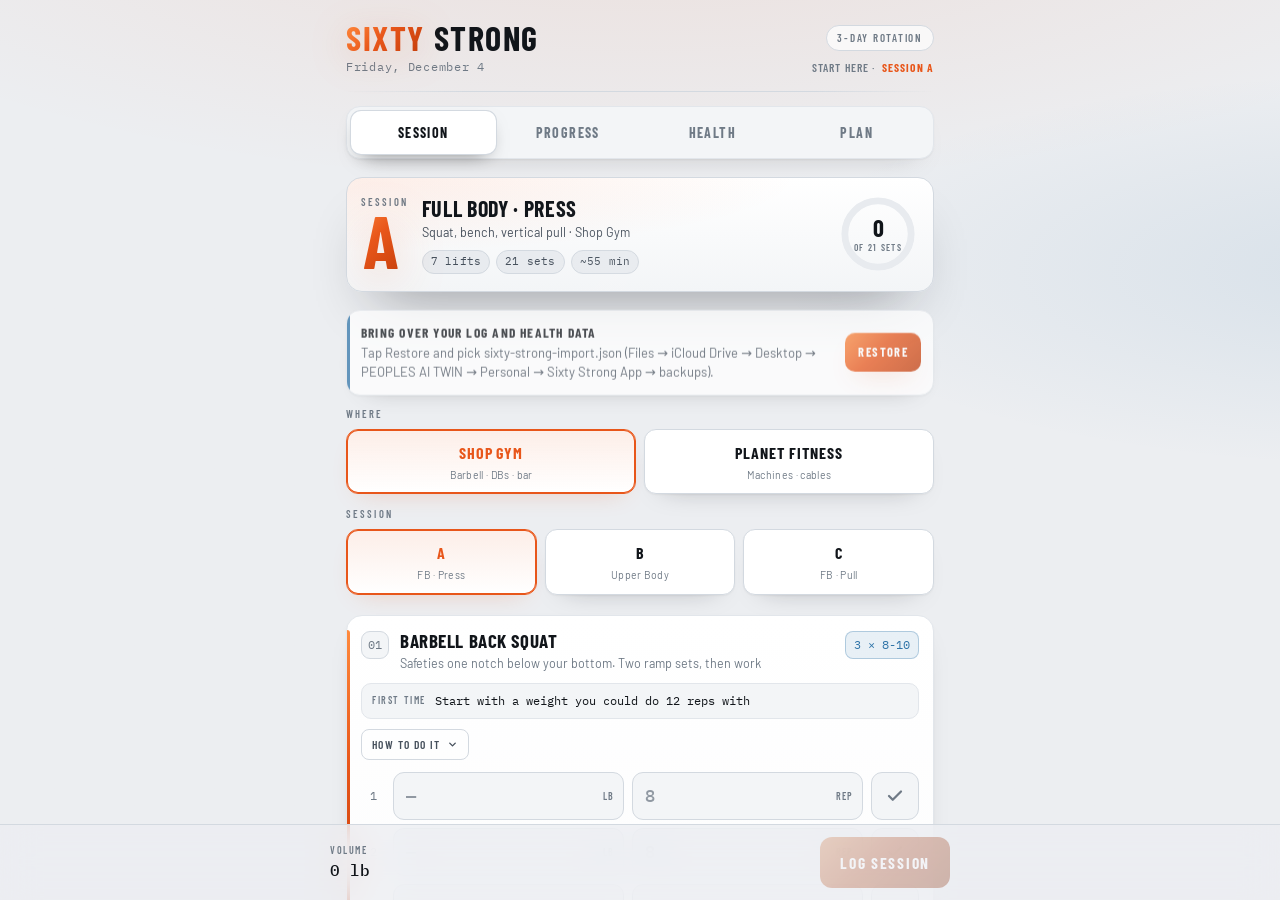
<file: index.html>
<!doctype html>
<html lang="en-CA"><head><meta charset="utf-8"><meta name="viewport" content="width=device-width,initial-scale=1">
<title>Sixty Strong</title><meta http-equiv="refresh" content="0; url=app/">
<style>body{font:16px -apple-system,system-ui,sans-serif;background:#E7EAEE;color:#161A20;padding:24px}a{color:#D9581B}</style>
</head><body><p>Opening <a href="app/">Sixty Strong</a>…</p></body></html>
</file>
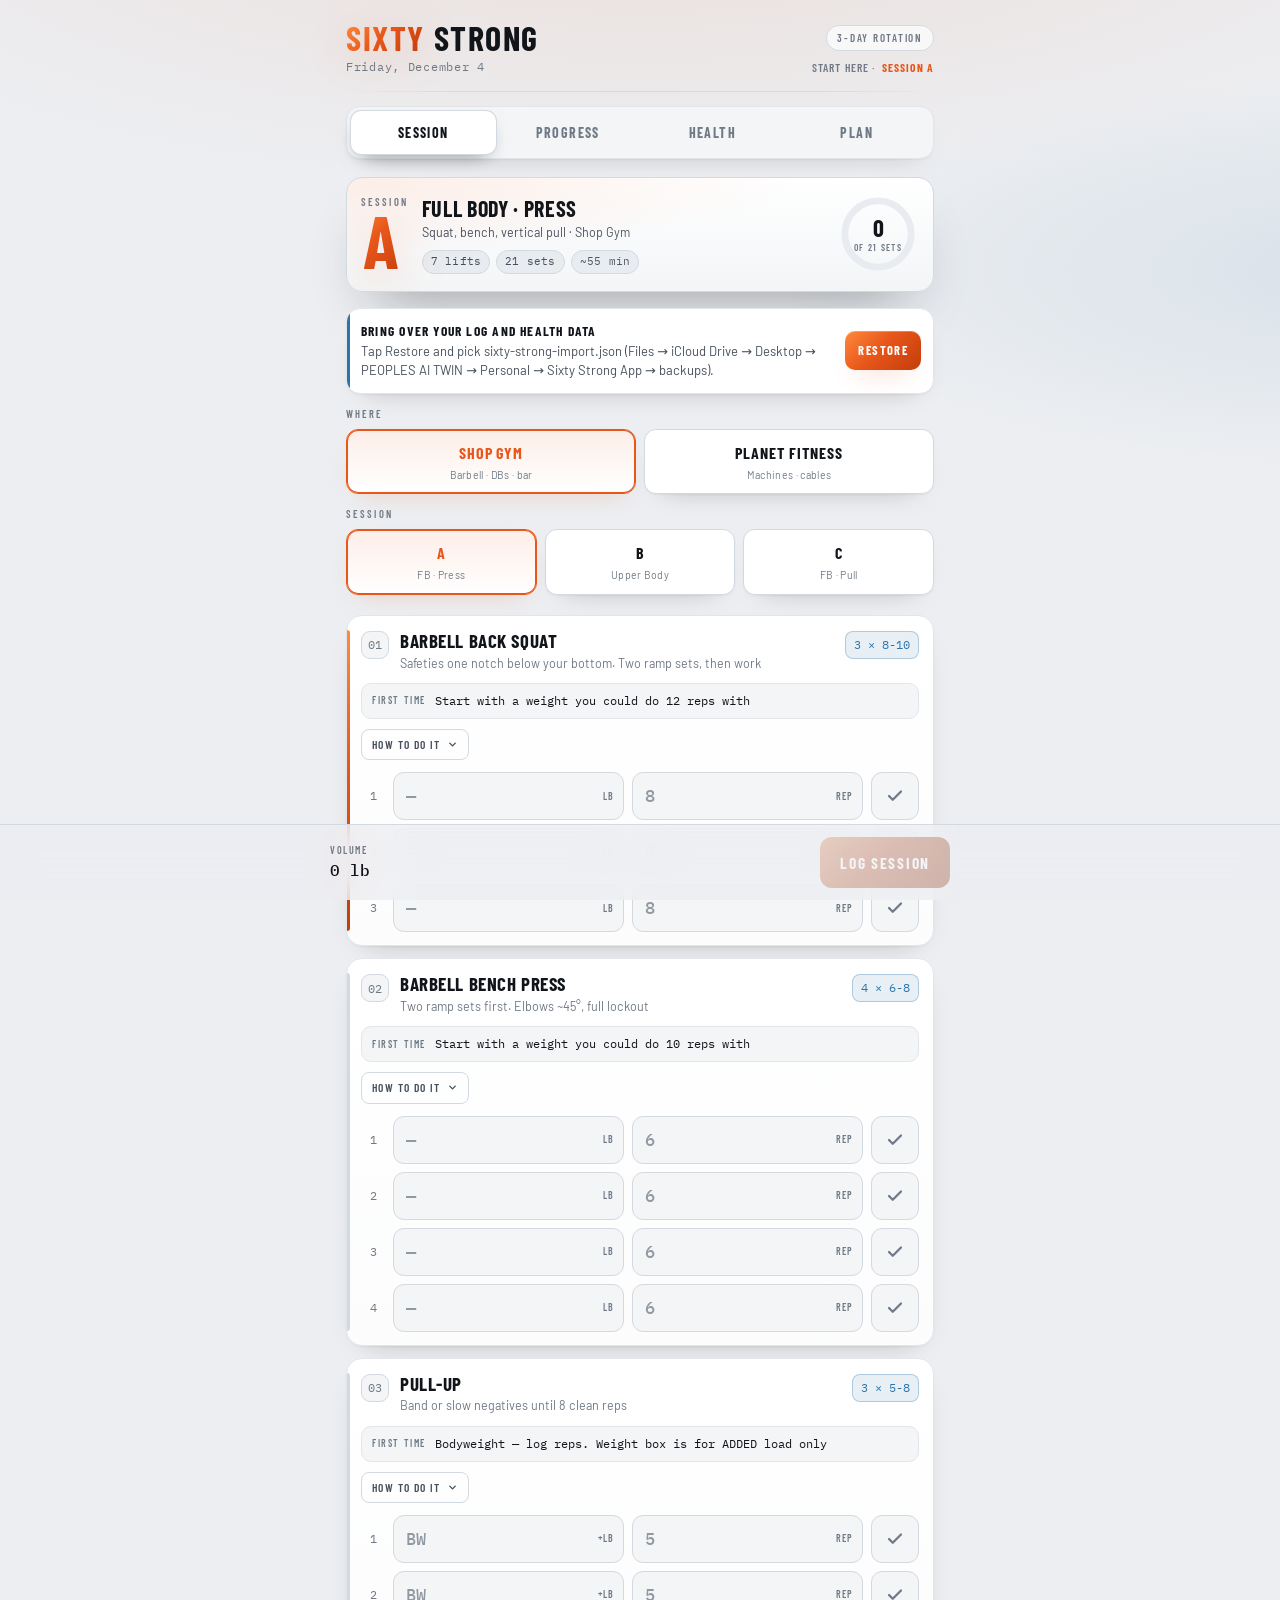
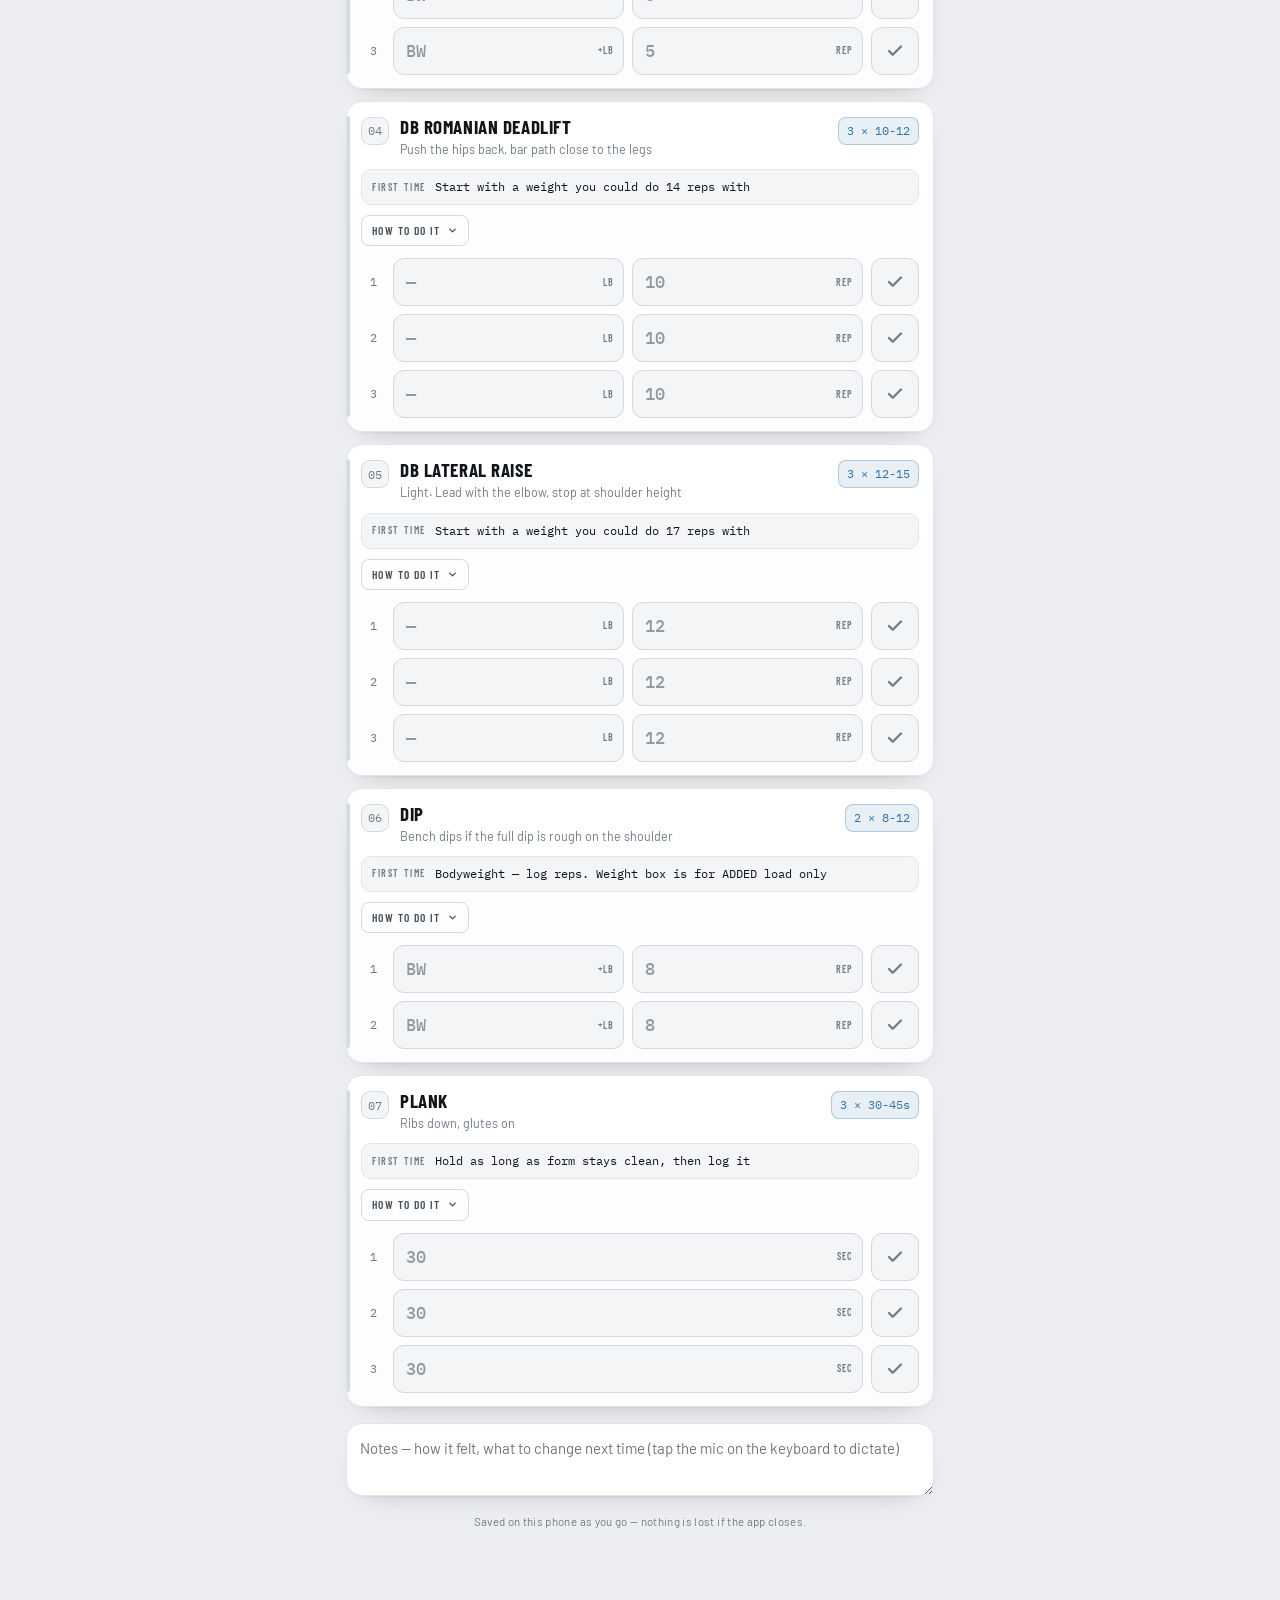
<file: app/index.html>
<!doctype html>
<html lang="en-CA">
<head>
<meta charset="utf-8">
<meta name="viewport" content="width=device-width,initial-scale=1,viewport-fit=cover">
<title>Sixty Strong</title>
<meta name="description" content="Three-day strength rotation and training log.">
<meta name="theme-color" content="#ECEEF1" media="(prefers-color-scheme: light)">
<meta name="theme-color" content="#0A0C0F" media="(prefers-color-scheme: dark)">
<meta name="apple-mobile-web-app-capable" content="yes">
<meta name="mobile-web-app-capable" content="yes">
<meta name="apple-mobile-web-app-title" content="Sixty Strong">
<meta name="apple-mobile-web-app-status-bar-style" content="black-translucent">
<meta name="format-detection" content="telephone=no">
<link rel="manifest" href="manifest.webmanifest">
<link rel="icon" href="icons/icon-192.png" type="image/png">
<link rel="apple-touch-icon" href="icons/apple-touch-icon.png">
<link rel="preconnect" href="https://fonts.gstatic.com" crossorigin>
<link rel="stylesheet" href="https://fonts.googleapis.com/css2?family=Barlow+Condensed:wght@500;600;700&family=Barlow:wght@400;500;600&family=IBM+Plex+Mono:wght@400;500;600&display=swap">
<link rel="stylesheet" href="styles.css">
</head>
<body>
<svg width="0" height="0" style="position:absolute" aria-hidden="true" focusable="false"><defs>
  <linearGradient id="ringGrad" x1="0" y1="0" x2="1" y2="1"><stop offset="0" stop-color="#FF9A3D"/><stop offset="1" stop-color="#D2440E"/></linearGradient>
  <linearGradient id="hGrad" x1="0" y1="0" x2="0" y2="1"><stop offset="0" stop-color="#FF6B1F" stop-opacity=".9"/><stop offset="1" stop-color="#FF6B1F" stop-opacity="0"/></linearGradient>
</defs></svg>
<div class="wrap">
  <header class="mast">
    <div class="mast-row">
      <h1><span class="sixty">Sixty</span> Strong</h1>
      <span class="tag" id="block-tag">3&#8209;day rotation</span>
    </div>
    <div class="mast-row" style="margin-top:4px">
      <span class="date mono" id="today-date"></span>
      <span class="nextpill" id="next-pill"></span>
    </div>
  </header>

  <div class="tabs" role="tablist">
    <button role="tab" id="tab-today" aria-selected="true" aria-controls="v-today">Session</button>
    <button role="tab" id="tab-prog" aria-selected="false" aria-controls="v-prog">Progress</button>
    <button role="tab" id="tab-health" aria-selected="false" aria-controls="v-health">Health</button>
    <button role="tab" id="tab-plan" aria-selected="false" aria-controls="v-plan">Plan</button>
  </div>

  <section id="v-today" role="tabpanel" aria-labelledby="tab-today">
    <div class="hero" id="hero" aria-live="polite">
      <div><span class="hero-k">Session</span><span class="hero-letter" id="hero-letter">A</span></div>
      <div class="hero-m">
        <span class="hn" id="hero-name"></span>
        <span class="hf" id="hero-focus"></span>
        <div class="hero-chips" id="hero-chips"></div>
      </div>
      <div class="ring" id="ring" role="img" aria-label="Sets completed">
        <svg viewBox="0 0 80 80" aria-hidden="true">
          <circle class="trk" cx="40" cy="40" r="34" fill="none" stroke-width="7"/>
          <circle class="val" id="ring-val" cx="40" cy="40" r="34" fill="none" stroke-width="7" stroke-linecap="round" stroke-dasharray="213.6" stroke-dashoffset="213.6"/>
        </svg>
        <div class="rt"><b id="ring-n">0</b><span id="ring-of">of 0 sets</span></div>
      </div>
    </div>
    <div id="banners" aria-live="polite"></div>
    <div class="ctl">
      <div class="ctl-group">
        <span class="ctl-label">Where</span>
        <div class="seg" id="seg-gym"></div>
      </div>
      <div class="ctl-group">
        <span class="ctl-label">Session</span>
        <div class="seg" id="seg-day"></div>
      </div>
    </div>
    <div id="ex-list"></div>
    <textarea class="notes" id="notes" placeholder="Notes — how it felt, what to change next time (tap the mic on the keyboard to dictate)"></textarea>
    <div class="sync" id="sync-note">Saved on this phone as you go — nothing is lost if the app closes.</div>
  </section>

  <section id="v-prog" role="tabpanel" aria-labelledby="tab-prog" hidden></section>
  <section id="v-health" role="tabpanel" aria-labelledby="tab-health" hidden></section>
  <section id="v-plan" role="tabpanel" aria-labelledby="tab-plan" hidden></section>
</div>

<div class="dock" id="dock">
  <div class="dock-bar" id="dock-bar"></div>
  <div class="dock-in">
    <div class="stat">
      <div class="k">Volume</div>
      <div class="v" id="dock-vol">0 lb</div>
    </div>
    <button class="rest" id="rest" type="button" aria-label="Rest timer — tap to dismiss"><span class="rl" id="rest-l">Rest</span><span id="rest-v">0:00</span><span class="rf" id="rest-f"></span></button>
    <button class="btn" id="btn-finish" disabled>Log session</button>
  </div>
</div>

<noscript><p style="padding:16px">Sixty Strong needs JavaScript turned on.</p></noscript>
<script src="program.js"></script>
<script src="core.js"></script>
<script src="store.js"></script>
<script src="health.js"></script>
<script src="app.js"></script>
</body>
</html>
</file>
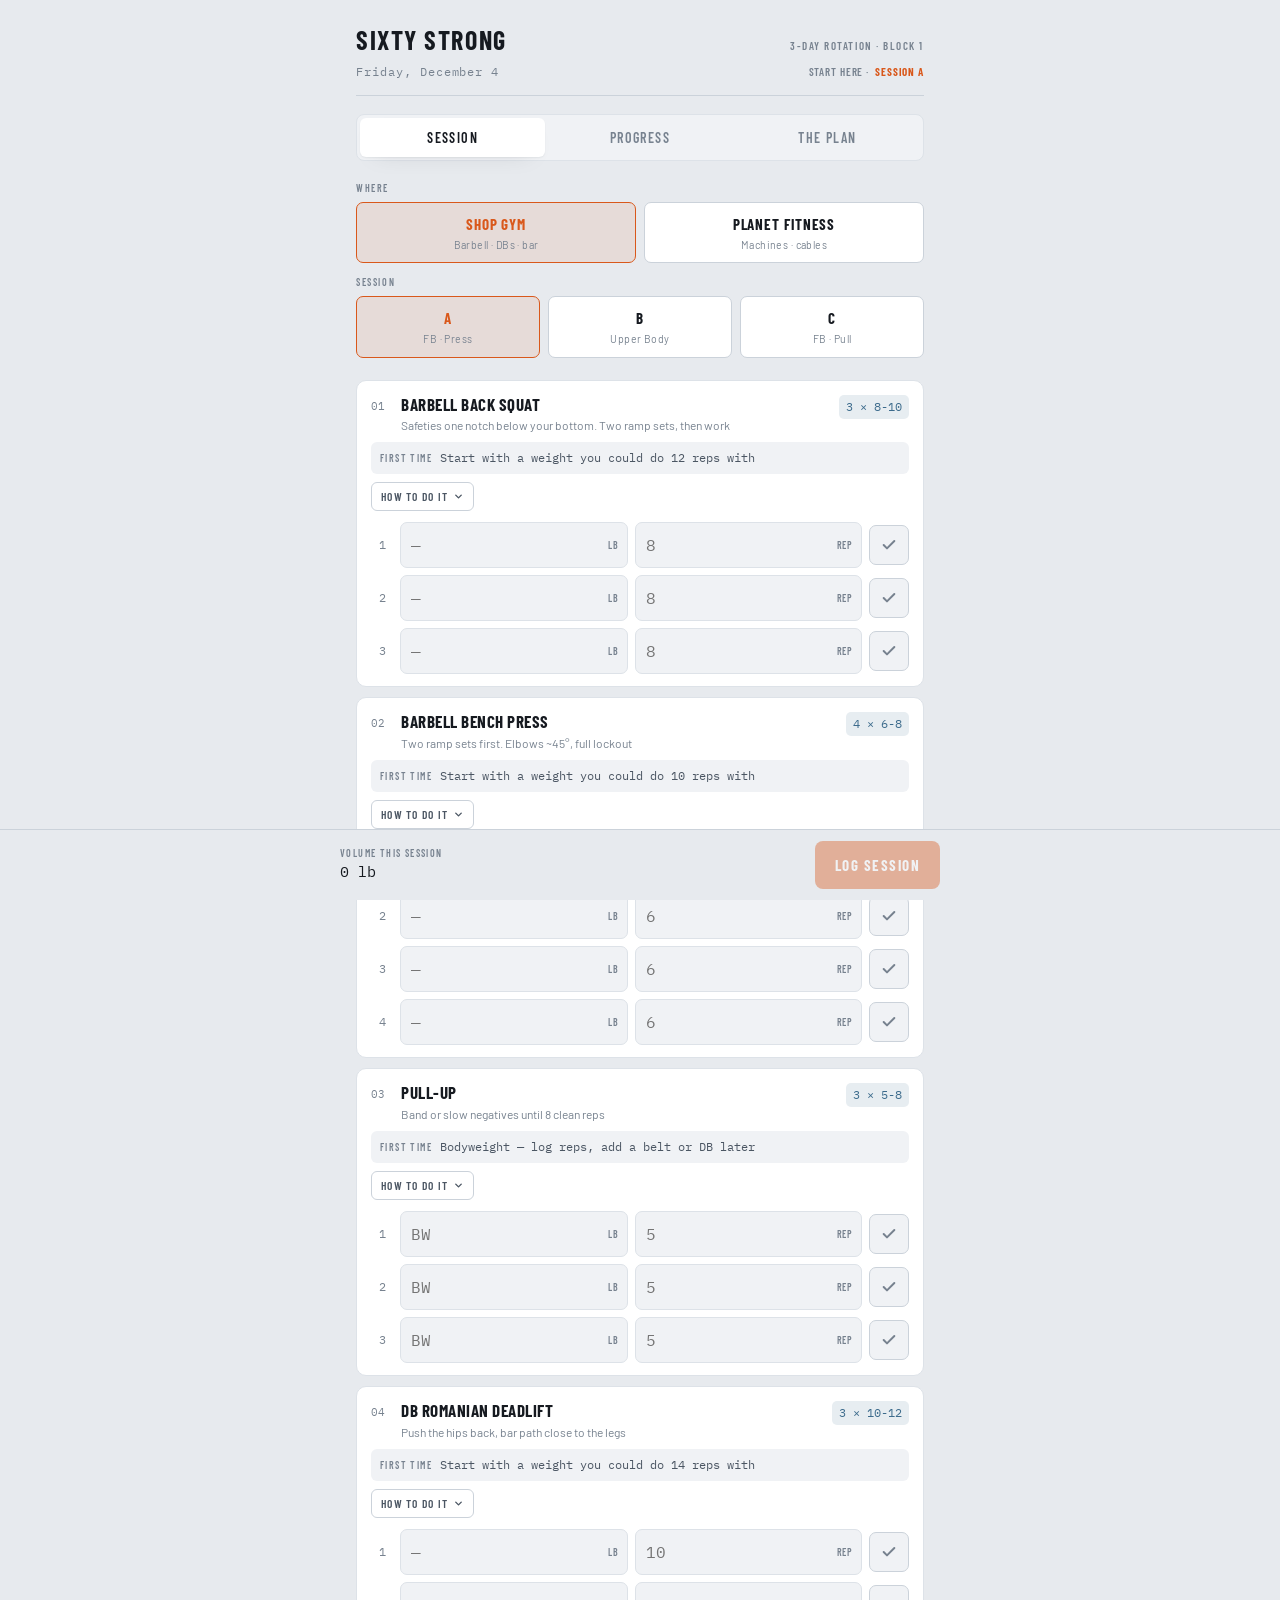
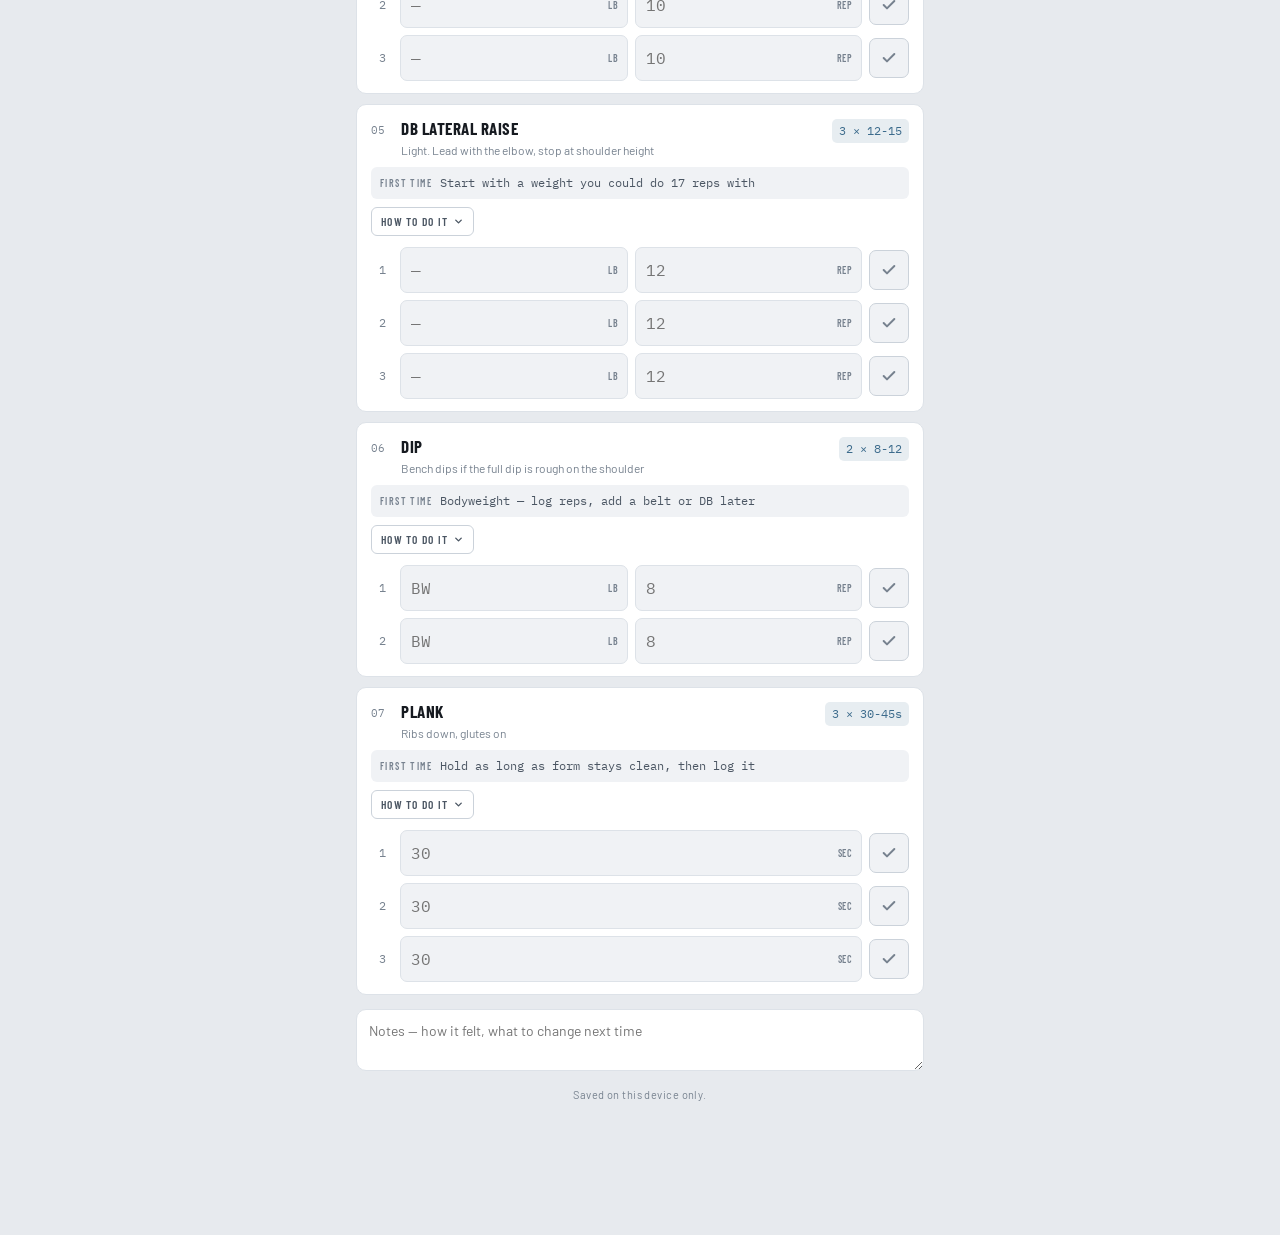
<file: source/artifact-original.html>
<!doctype html><html><head><meta charset=utf8><meta name=viewport content="width=device-width,initial-scale=1"><style>:root{color-scheme:light}body{margin:0;padding:0;font:14px -apple-system,BlinkMacSystemFont,sans-serif;background:#faf9f5;color:#141413}img{max-width:100%}[hidden]:not([hidden=until-found i]){display:none!important}</style></head><body>
<title>Sixty Strong</title>
<link rel="preconnect" href="https://fonts.gstatic.com" crossorigin>
<link rel="stylesheet" href="https://fonts.googleapis.com/css2?family=Barlow+Condensed:wght@500;600;700&family=Barlow:wght@400;500;600&family=IBM+Plex+Mono:wght@400;500;600&display=swap">
<style>
:root{
  --ground:#E7EAEE;
  --surface:#FFFFFF;
  --surface-2:#F0F2F5;
  --ink:#161A20;
  --ink-2:#4B5663;
  --muted:#77828F;
  --line:#CBD2DA;
  --line-soft:#DDE2E8;
  --accent:#D9581B;
  --accent-ink:#FFFFFF;
  --accent-soft:rgba(217,88,27,.10);
  --steel:#3C6B8C;
  --steel-soft:rgba(60,107,140,.12);
  --up:#2C7F55;
  --shadow:0 1px 2px rgba(22,26,32,.06),0 8px 24px -16px rgba(22,26,32,.28);
}
@media (prefers-color-scheme: dark){
  :root:not([data-theme="light"]){
    --ground:#11151A;
    --surface:#191E25;
    --surface-2:#212832;
    --ink:#E8ECF1;
    --ink-2:#AEB8C4;
    --muted:#7C8794;
    --line:#2D353F;
    --line-soft:#242B34;
    --accent:#F0762F;
    --accent-ink:#1A1005;
    --accent-soft:rgba(240,118,47,.14);
    --steel:#6FA6C9;
    --steel-soft:rgba(111,166,201,.16);
    --up:#4FB183;
    --shadow:0 1px 2px rgba(0,0,0,.4),0 10px 28px -18px rgba(0,0,0,.8);
  }
}
:root[data-theme="dark"]{
  --ground:#11151A;
  --surface:#191E25;
  --surface-2:#212832;
  --ink:#E8ECF1;
  --ink-2:#AEB8C4;
  --muted:#7C8794;
  --line:#2D353F;
  --line-soft:#242B34;
  --accent:#F0762F;
  --accent-ink:#1A1005;
  --accent-soft:rgba(240,118,47,.14);
  --steel:#6FA6C9;
  --steel-soft:rgba(111,166,201,.16);
  --up:#4FB183;
  --shadow:0 1px 2px rgba(0,0,0,.4),0 10px 28px -18px rgba(0,0,0,.8);
}

*{box-sizing:border-box}
body{
  background:var(--ground);
  color:var(--ink);
  font-family:"Barlow",system-ui,-apple-system,"Segoe UI",sans-serif;
  font-size:15px;line-height:1.5;
  -webkit-text-size-adjust:100%;
}
.wrap{max-width:600px;margin:0 auto;padding-inline:16px;padding-block:0 132px}
h1,h2,h3,.cond{font-family:"Barlow Condensed","Barlow Narrow",system-ui,sans-serif;text-transform:uppercase;letter-spacing:.03em;text-wrap:balance}
.mono{font-family:"IBM Plex Mono",ui-monospace,SFMono-Regular,Menlo,monospace;font-variant-numeric:tabular-nums}
button{font:inherit;color:inherit;cursor:pointer}
input{font:inherit;color:inherit}
:focus-visible{outline:2px solid var(--accent);outline-offset:2px;border-radius:4px}

/* ── masthead ─────────────────────────────── */
.mast{padding-block:20px 14px;border-bottom:1px solid var(--line);margin-bottom:18px}
.mast-row{display:flex;align-items:baseline;justify-content:space-between;gap:12px;flex-wrap:wrap}
.mast h1{font-size:26px;font-weight:700;margin:0;letter-spacing:.06em}
.mast .tag{font-size:11px;letter-spacing:.14em;color:var(--muted);text-transform:uppercase;font-family:"Barlow Condensed",sans-serif;font-weight:600}
.mast .date{font-size:12px;color:var(--muted);letter-spacing:.08em}

/* ── tabs ─────────────────────────────────── */
.tabs{display:flex;gap:2px;background:var(--surface-2);border:1px solid var(--line-soft);border-radius:8px;padding:3px;margin-bottom:20px}
.tabs button{flex:1;border:0;background:transparent;padding:9px 4px;border-radius:6px;font-family:"Barlow Condensed",sans-serif;font-weight:600;font-size:14px;letter-spacing:.1em;text-transform:uppercase;color:var(--muted)}
.tabs button[aria-selected="true"]{background:var(--surface);color:var(--ink);box-shadow:var(--shadow)}

/* ── session controls ─────────────────────── */
.ctl{display:flex;flex-direction:column;gap:12px;margin-bottom:22px}
.ctl-group{display:flex;flex-direction:column;gap:6px}
.ctl-label{font-size:10px;letter-spacing:.16em;text-transform:uppercase;color:var(--muted);font-family:"Barlow Condensed",sans-serif;font-weight:600}
.seg{display:flex;gap:8px}
.seg button{flex:1;border:1px solid var(--line);background:var(--surface);border-radius:7px;padding:10px 6px;display:flex;flex-direction:column;align-items:center;gap:1px;transition:border-color .12s,background .12s}
.seg button .k{font-family:"Barlow Condensed",sans-serif;font-weight:700;font-size:15px;letter-spacing:.06em;text-transform:uppercase}
.seg button .s{font-size:10.5px;color:var(--muted);letter-spacing:.04em}
.seg button[aria-pressed="true"]{border-color:var(--accent);background:var(--accent-soft)}
.seg button[aria-pressed="true"] .k{color:var(--accent)}
.nextpill{display:inline-flex;align-items:center;gap:6px;font-size:11px;letter-spacing:.08em;color:var(--muted);text-transform:uppercase;font-family:"Barlow Condensed",sans-serif;font-weight:600}
.nextpill b{color:var(--accent)}

/* ── exercise block ───────────────────────── */
.ex{background:var(--surface);border:1px solid var(--line-soft);border-radius:10px;padding:14px 14px 12px;margin-bottom:10px}
.ex.done{border-color:var(--up)}
.ex-head{display:flex;gap:10px;align-items:flex-start}
.ex-num{font-family:"IBM Plex Mono",monospace;font-size:11px;color:var(--muted);padding-top:3px;min-width:20px;font-variant-numeric:tabular-nums}
.ex-name{flex:1;min-width:0}
.ex-name .n{display:block;font-family:"Barlow Condensed",sans-serif;font-weight:700;font-size:17px;letter-spacing:.03em;text-transform:uppercase;line-height:1.15}
.ex-name .cue{display:block;font-size:12px;color:var(--muted);margin-top:3px;line-height:1.35}
.ex-target{font-family:"IBM Plex Mono",monospace;font-size:12px;color:var(--steel);background:var(--steel-soft);padding:3px 7px;border-radius:5px;white-space:nowrap;font-variant-numeric:tabular-nums}
.ex-last{margin:9px 0 0;padding:7px 9px;background:var(--surface-2);border-radius:6px;font-size:12px;color:var(--ink-2);display:flex;flex-wrap:wrap;gap:4px 8px;align-items:center}
.ex-last .lbl{font-size:10px;letter-spacing:.14em;text-transform:uppercase;color:var(--muted);font-family:"Barlow Condensed",sans-serif;font-weight:600}
.ex-last .vals{font-family:"IBM Plex Mono",monospace;font-size:12px;font-variant-numeric:tabular-nums}
.cue-up{display:inline-flex;align-items:center;gap:4px;background:var(--accent);color:var(--accent-ink);font-family:"Barlow Condensed",sans-serif;font-weight:700;font-size:11px;letter-spacing:.09em;text-transform:uppercase;padding:3px 7px;border-radius:5px}
.howbtn{margin-top:8px;border:1px solid var(--line);background:transparent;border-radius:6px;padding:5px 9px;font-family:"Barlow Condensed",sans-serif;font-weight:600;font-size:11.5px;letter-spacing:.11em;text-transform:uppercase;color:var(--ink-2);display:inline-flex;align-items:center;gap:5px}
.howbtn[aria-expanded="true"]{border-color:var(--steel);color:var(--steel)}
.howbtn .cv{transition:transform .15s}
.howbtn[aria-expanded="true"] .cv{transform:rotate(180deg)}
.how{margin-top:9px;border-left:2px solid var(--steel);padding:2px 0 2px 11px;display:flex;flex-direction:column;gap:7px}
.how p{margin:0;font-size:13px;line-height:1.45;color:var(--ink-2)}
.how p b{font-family:"Barlow Condensed",sans-serif;font-weight:700;text-transform:uppercase;letter-spacing:.09em;font-size:11px;color:var(--muted);display:block;margin-bottom:1px}
.how p.miss b{color:var(--accent)}
.how a{display:inline-flex;align-items:center;gap:5px;color:var(--steel);font-family:"Barlow Condensed",sans-serif;font-weight:600;font-size:12px;letter-spacing:.09em;text-transform:uppercase;text-decoration:none;border-bottom:1px solid var(--steel-soft);align-self:flex-start;padding-bottom:1px}
.sets{display:flex;flex-direction:column;gap:7px;margin-top:11px}
.setrow{display:grid;grid-template-columns:22px 1fr 1fr 40px;gap:7px;align-items:center}
.setrow .sn{font-family:"IBM Plex Mono",monospace;font-size:12px;color:var(--muted);text-align:center}
.fld{position:relative;display:flex;align-items:center}
.fld input{width:100%;background:var(--surface-2);border:1px solid var(--line-soft);border-radius:7px;padding:10px 30px 10px 10px;font-family:"IBM Plex Mono",monospace;font-size:16px;font-variant-numeric:tabular-nums;-moz-appearance:textfield}
.fld input::-webkit-outer-spin-button,.fld input::-webkit-inner-spin-button{-webkit-appearance:none;margin:0}
.fld input:focus{border-color:var(--accent);background:var(--surface)}
.fld .u{position:absolute;right:9px;font-size:10px;letter-spacing:.08em;color:var(--muted);text-transform:uppercase;pointer-events:none;font-family:"Barlow Condensed",sans-serif;font-weight:600}
.tick{border:1px solid var(--line);background:var(--surface-2);border-radius:7px;height:40px;display:flex;align-items:center;justify-content:center;color:var(--muted);transition:.12s}
.tick[aria-pressed="true"]{background:var(--up);border-color:var(--up);color:#fff}
.tick svg{width:16px;height:16px}

/* ── notes + finish ───────────────────────── */
.notes{width:100%;background:var(--surface);border:1px solid var(--line-soft);border-radius:10px;padding:12px;font-family:inherit;font-size:14px;color:var(--ink);resize:vertical;min-height:62px;margin-top:4px}
.dock{position:fixed;left:0;right:0;bottom:0;background:var(--ground);backdrop-filter:blur(10px);border-top:1px solid var(--line);padding:11px 16px calc(11px + env(safe-area-inset-bottom));z-index:20}
.dock-in{max-width:600px;margin:0 auto;display:flex;gap:10px;align-items:center}
.dock .stat{flex:1;min-width:0}
.dock .stat .k{font-size:10px;letter-spacing:.14em;text-transform:uppercase;color:var(--muted);font-family:"Barlow Condensed",sans-serif;font-weight:600}
.dock .stat .v{font-family:"IBM Plex Mono",monospace;font-size:15px;font-variant-numeric:tabular-nums}
.btn{border:0;background:var(--accent);color:var(--accent-ink);border-radius:8px;padding:13px 20px;font-family:"Barlow Condensed",sans-serif;font-weight:700;font-size:15px;letter-spacing:.1em;text-transform:uppercase}
.btn[disabled]{opacity:.4;cursor:default}
.btn.ghost{background:transparent;border:1px solid var(--line);color:var(--ink-2);padding:11px 14px;font-size:13px}

/* ── progress ─────────────────────────────── */
.panel{background:var(--surface);border:1px solid var(--line-soft);border-radius:10px;padding:16px;margin-bottom:12px}
.panel h2{font-size:13px;letter-spacing:.14em;margin:0 0 14px;color:var(--muted);font-weight:600}
.kpis{display:grid;grid-template-columns:repeat(3,1fr);gap:10px;margin-bottom:12px}
.kpi{background:var(--surface);border:1px solid var(--line-soft);border-radius:10px;padding:13px 12px}
.kpi .k{font-size:9.5px;letter-spacing:.14em;text-transform:uppercase;color:var(--muted);font-family:"Barlow Condensed",sans-serif;font-weight:600}
.kpi .v{font-family:"Barlow Condensed",sans-serif;font-weight:700;font-size:28px;line-height:1.1;margin-top:3px;font-variant-numeric:tabular-nums}
.kpi .s{font-size:11px;color:var(--muted)}
.weeks{display:flex;gap:4px;align-items:flex-end;height:54px}
.weeks div{flex:1;border-radius:3px 3px 0 0;background:var(--line-soft);position:relative}
.weeks div.h1{background:var(--steel-soft)}
.weeks div.h2{background:var(--steel);opacity:.6}
.weeks div.h3{background:var(--accent)}
.weeks-ax{display:flex;justify-content:space-between;font-size:10px;color:var(--muted);margin-top:6px;letter-spacing:.06em}
.lift{display:flex;align-items:center;gap:11px;padding:11px 0;border-top:1px solid var(--line-soft)}
.lift:first-of-type{border-top:0}
.lift .nm{flex:1;min-width:0;font-family:"Barlow Condensed",sans-serif;font-weight:600;font-size:14.5px;letter-spacing:.03em;text-transform:uppercase;overflow:hidden;text-overflow:ellipsis;white-space:nowrap}
.lift .spark{width:74px;height:26px;flex:none}
.lift .num{font-family:"IBM Plex Mono",monospace;font-size:13px;font-variant-numeric:tabular-nums;text-align:right;min-width:74px}
.lift .num small{display:block;font-size:10px;color:var(--muted);letter-spacing:.02em}
.delta{font-family:"IBM Plex Mono",monospace;font-size:11px;min-width:44px;text-align:right}
.delta.pos{color:var(--up)}
.delta.flat{color:var(--muted)}
.empty{text-align:center;padding:26px 14px;color:var(--muted);font-size:13.5px}
.empty strong{display:block;font-family:"Barlow Condensed",sans-serif;text-transform:uppercase;letter-spacing:.08em;font-size:16px;color:var(--ink-2);margin-bottom:5px}
.log-row{display:flex;gap:10px;align-items:baseline;padding:9px 0;border-top:1px solid var(--line-soft);font-size:13px}
.log-row .d{font-family:"IBM Plex Mono",monospace;font-size:12px;color:var(--muted);min-width:52px}
.log-row .b{flex:1;min-width:0}
.log-row .b b{font-family:"Barlow Condensed",sans-serif;text-transform:uppercase;letter-spacing:.05em;font-size:14px}
.log-row .b span{color:var(--muted);font-size:12px}
.log-row .v{font-family:"IBM Plex Mono",monospace;font-size:12px;color:var(--ink-2)}

/* ── plan tab ─────────────────────────────── */
.rule{font-size:13.5px;color:var(--ink-2);padding:10px 0;border-top:1px solid var(--line-soft);display:flex;gap:11px}
.rule:first-of-type{border-top:0}
.rule .rk{font-family:"Barlow Condensed",sans-serif;font-weight:700;text-transform:uppercase;letter-spacing:.06em;color:var(--ink);min-width:88px;font-size:13px;padding-top:1px}
.rule .rv{flex:1}
.planday{margin-bottom:12px}
.planday .ph{display:flex;align-items:baseline;gap:9px;margin-bottom:8px}
.planday .ph .a{font-family:"Barlow Condensed",sans-serif;font-weight:700;font-size:15px;letter-spacing:.1em;color:var(--accent)}
.planday .ph .b{font-family:"Barlow Condensed",sans-serif;font-weight:600;font-size:15px;letter-spacing:.05em;text-transform:uppercase}
.planrow{display:flex;gap:10px;font-size:13px;padding:6px 0;border-top:1px solid var(--line-soft)}
.planrow .x{flex:1}
.planrow .y{font-family:"IBM Plex Mono",monospace;font-size:12px;color:var(--muted);white-space:nowrap}
.toast{position:fixed;left:50%;transform:translateX(-50%);bottom:96px;background:var(--ink);color:var(--ground);padding:10px 18px;border-radius:8px;font-family:"Barlow Condensed",sans-serif;font-weight:600;letter-spacing:.08em;text-transform:uppercase;font-size:13px;z-index:40;box-shadow:var(--shadow)}
.sync{font-size:11px;color:var(--muted);text-align:center;padding:10px 0 0;letter-spacing:.04em}
@media (prefers-reduced-motion:no-preference){.toast{animation:pop .22s ease-out}}
@keyframes pop{from{opacity:0;transform:translate(-50%,8px)}}
@media (max-width:380px){.kpis{grid-template-columns:repeat(2,1fr)}.lift .spark{display:none}}
</style>

<div class="wrap">
  <header class="mast">
    <div class="mast-row">
      <h1>Sixty Strong</h1>
      <span class="tag">3&#8209;day rotation &middot; block 1</span>
    </div>
    <div class="mast-row" style="margin-top:4px">
      <span class="date mono" id="today-date"></span>
      <span class="nextpill" id="next-pill"></span>
    </div>
  </header>

  <div class="tabs" role="tablist">
    <button role="tab" id="tab-today" aria-selected="true" aria-controls="v-today">Session</button>
    <button role="tab" id="tab-prog" aria-selected="false" aria-controls="v-prog">Progress</button>
    <button role="tab" id="tab-plan" aria-selected="false" aria-controls="v-plan">The Plan</button>
  </div>

  <section id="v-today" role="tabpanel" aria-labelledby="tab-today">
    <div class="ctl">
      <div class="ctl-group">
        <span class="ctl-label">Where</span>
        <div class="seg" id="seg-gym"></div>
      </div>
      <div class="ctl-group">
        <span class="ctl-label">Session</span>
        <div class="seg" id="seg-day"></div>
      </div>
    </div>
    <div id="ex-list"></div>
    <textarea class="notes" id="notes" placeholder="Notes — how it felt, what to change next time"></textarea>
    <div class="sync" id="sync-note"></div>
  </section>

  <section id="v-prog" role="tabpanel" aria-labelledby="tab-prog" hidden></section>
  <section id="v-plan" role="tabpanel" aria-labelledby="tab-plan" hidden></section>
</div>

<div class="dock" id="dock">
  <div class="dock-in">
    <div class="stat">
      <div class="k">Volume this session</div>
      <div class="v" id="dock-vol">0 lb</div>
    </div>
    <button class="btn ghost" id="btn-csv" hidden>CSV</button>
    <button class="btn" id="btn-finish" disabled>Log session</button>
  </div>
</div>

<script>
/* ═══ PROGRAM ════════════════════════════════════════════════
   Three sessions in rotation. Each exists in two versions —
   the shop gym (free weights) and Planet Fitness (machines).
   Movement patterns are matched across both so progress on a
   lift carries whichever room you end up in.
   inc = how much to add when you clear the top of the range.  */
const P = {
  A: { name:"Full Body · Press", focus:"Squat, bench, vertical pull",
    office:[
      {n:"Barbell Back Squat", s:3,lo:8, hi:10,inc:10,cue:"Safeties one notch below your bottom. Two ramp sets, then work"},
      {n:"Barbell Bench Press",s:4,lo:6, hi:8, inc:5, cue:"Two ramp sets first. Elbows ~45°, full lockout"},
      {n:"Pull-Up",            s:3,lo:5, hi:8, inc:5, cue:"Band or slow negatives until 8 clean reps", bw:true},
      {n:"DB Romanian Deadlift",s:3,lo:10,hi:12,inc:5,cue:"Push the hips back, bar path close to the legs"},
      {n:"DB Lateral Raise",   s:3,lo:12,hi:15,inc:2.5,cue:"Light. Lead with the elbow, stop at shoulder height"},
      {n:"Dip",                s:2,lo:8, hi:12,inc:5, cue:"Bench dips if the full dip is rough on the shoulder", bw:true},
      {n:"Plank",              s:3,lo:30,hi:45,inc:0, cue:"Ribs down, glutes on", time:true}
    ],
    pf:[
      {n:"Leg Press",          s:3,lo:10,hi:12,inc:10,cue:"Feet mid-platform, stop just short of the back rounding"},
      {n:"Chest Press Machine",s:4,lo:6, hi:8, inc:5, cue:"Seat so the handles sit at mid-chest"},
      {n:"Lat Pulldown",       s:3,lo:8, hi:10,inc:5, cue:"Chest up, pull to the collarbone, no body swing"},
      {n:"Seated Leg Curl",    s:3,lo:10,hi:12,inc:5, cue:"Slow on the way back — that's where hamstrings grow"},
      {n:"Cable Lateral Raise",s:3,lo:12,hi:15,inc:2.5,cue:"One arm at a time, cable behind the body"},
      {n:"Triceps Pushdown",   s:2,lo:10,hi:12,inc:5, cue:"Elbows pinned to the ribs"},
      {n:"Ab Machine",         s:3,lo:12,hi:15,inc:5, cue:"Crunch through the ribs, not the hip flexors"}
    ]},
  B: { name:"Upper Body", focus:"Press, row, arms",
    office:[
      {n:"Barbell Bench Press",s:4,lo:6, hi:8, inc:5, cue:"Same bar as Session A — this is the lift to chase"},
      {n:"Barbell Bent-Over Row",s:4,lo:8,hi:10,inc:5,cue:"Torso ~45°, pull to the belly button, no jerking"},
      {n:"Standing DB Overhead Press",s:3,lo:8,hi:10,inc:5,cue:"Squeeze the glutes, don't lean back"},
      {n:"Chin-Up",            s:3,lo:5, hi:8, inc:5, cue:"Underhand, band assist as needed", bw:true},
      {n:"DB Incline Curl",    s:3,lo:10,hi:12,inc:2.5,cue:"Bench at 45°, full stretch at the bottom"},
      {n:"DB Overhead Triceps Extension",s:3,lo:10,hi:12,inc:5,cue:"One DB, both hands, elbows tight"},
      {n:"DB Rear-Delt Fly",   s:3,lo:12,hi:15,inc:2.5,cue:"Chest on the incline bench, light and strict"}
    ],
    pf:[
      {n:"Smith Incline Press",s:4,lo:6, hi:8, inc:5, cue:"Bench at 30°, bar to the upper chest"},
      {n:"Seated Cable Row",   s:4,lo:8, hi:10,inc:5, cue:"Neutral grip, shoulder blades back and down"},
      {n:"Shoulder Press Machine",s:3,lo:8,hi:10,inc:5,cue:"Handles at ear height at the bottom"},
      {n:"Close-Grip Lat Pulldown",s:3,lo:8,hi:10,inc:5,cue:"V-handle, lean back only slightly"},
      {n:"Cable Curl",         s:3,lo:10,hi:12,inc:5, cue:"Straight bar, elbows still"},
      {n:"Rope Pushdown",      s:3,lo:10,hi:12,inc:5, cue:"Spread the rope at the bottom"},
      {n:"Face Pull",          s:3,lo:12,hi:15,inc:5, cue:"Rope at eye height — this one keeps shoulders healthy"}
    ]},
  C: { name:"Full Body · Pull", focus:"Hinge, single leg, back",
    office:[
      {n:"Barbell Romanian Deadlift",s:4,lo:6,hi:8,inc:10,cue:"Hips back, flat back, stop at mid-shin"},
      {n:"DB Split Squat",     s:3,lo:8, hi:10,inc:5, cue:"Per leg. Back foot on the bench if balance allows"},
      {n:"Incline DB Press",   s:3,lo:8, hi:10,inc:5, cue:"Bench at 30°, DBs stacked over the elbows"},
      {n:"One-Arm DB Row",     s:3,lo:10,hi:12,inc:5, cue:"Per side. Hand on the bench, drive the elbow back"},
      {n:"DB Hammer Curl",     s:3,lo:10,hi:12,inc:2.5,cue:"Neutral grip — easier on the elbows"},
      {n:"Standing Calf Raise",s:3,lo:15,hi:20,inc:10,cue:"Full stretch at the bottom, pause at the top"},
      {n:"Side Plank",         s:3,lo:25,hi:40,inc:0, cue:"Per side", time:true}
    ],
    pf:[
      {n:"Smith Romanian Deadlift",s:4,lo:8,hi:10,inc:10,cue:"Bar close to the legs the whole way down"},
      {n:"Leg Press (feet high)",s:3,lo:10,hi:12,inc:10,cue:"High foot placement loads glutes and hamstrings"},
      {n:"Chest-Supported Row",s:4,lo:10,hi:12,inc:5, cue:"Pad takes the low back out of it entirely"},
      {n:"Pec Deck",           s:3,lo:12,hi:15,inc:5, cue:"Stop when the hands reach the chest line"},
      {n:"Leg Extension",      s:3,lo:12,hi:15,inc:5, cue:"Squeeze one second at the top"},
      {n:"Seated Calf Raise",  s:3,lo:15,hi:20,inc:10,cue:"Slow down, full range"},
      {n:"Cable Woodchop",     s:3,lo:12,hi:12,inc:5, cue:"Per side. High to low, rotate through the ribs"}
    ]}
};
const DAYS=["A","B","C"];
const GYMS={office:{k:"Shop Gym",s:"Barbell · DBs · bar"},pf:{k:"Planet Fitness",s:"Machines · cables"}};

/* ═══ FORM NOTES ═════════════════════════════════════════════
   s = how to set up · d = how to do it · m = what goes wrong  */
const FORM={
"Barbell Back Squat":{s:"Bar across the upper traps, hands just outside the shoulders. Feet shoulder-width, toes turned out maybe 20°. Safeties one notch below your bottom position.",d:"Big breath, brace the midsection. Break at the hips and knees together, down until the thighs are at or just below parallel, drive back up through the middle of the foot.",m:"Knees caving inward, or the heels lifting. Both usually mean the stance is too narrow — widen it before you blame ankle mobility."},
"Barbell Bench Press":{s:"Eyes under the bar. Pinch the shoulder blades back and down into the bench and keep them there. Feet flat, slight natural arch in the low back.",d:"Lower to the lower chest with the elbows about 45° from the torso, touch lightly, press back up over the shoulders.",m:"Flaring the elbows out to 90°. That is the single most common way people wreck a shoulder on this lift."},
"Pull-Up":{s:"Overhand grip just outside shoulder width. Hang with the shoulders pulled down away from the ears before you pull.",d:"Lead with the chest, drive the elbows down toward the ribs, chin over the bar, lower under control.",m:"Shrugging up into the ears. Set the shoulder blades down first — the arms finish the job, they don't start it."},
"Chin-Up":{s:"Underhand grip, about shoulder width.",d:"Pull the chest toward the bar, elbows driving down and back. Full hang at the bottom of every rep.",m:"Half reps. A short chin-up is a worse exercise than an assisted full one."},
"DB Romanian Deadlift":{s:"Dumbbells in front of the thighs, knees softly bent — and they stay at that same bend the whole set. Chest up.",d:"Push the hips straight back, dumbbells sliding down the legs, until you feel a real stretch in the hamstrings — usually mid-shin. Drive the hips forward to stand.",m:"Bending the knees more to reach lower, or rounding the low back. Your hamstring flexibility sets the depth, not the floor."},
"Barbell Romanian Deadlift":{s:"Take the bar out of the rack at hip height rather than lifting it off the floor. Shoulder-width grip, knees soft.",d:"Hips back, bar dragging against the thighs the whole way, stop at mid-shin, drive the hips forward.",m:"Letting the bar drift away from the legs. Every inch forward multiplies the load on your low back."},
"DB Lateral Raise":{s:"Dumbbells at the sides, slight forward lean, small fixed bend in the elbows.",d:"Raise out to the sides to shoulder height, leading with the elbow, then lower slowly.",m:"Going too heavy and swinging. For almost everyone this is a 10–25 lb exercise. If you're heaving it, it isn't working."},
"Dip":{s:"Hands on the bars, arms locked out, chest leaned slightly forward.",d:"Lower until the upper arms are roughly parallel to the floor, then press back up.",m:"Dropping too deep. Depth past parallel puts a lot of stress on the front of the shoulder for no extra benefit."},
"Plank":{s:"Forearms directly under the shoulders, feet hip-width.",d:"Squeeze the glutes, tuck the ribs down toward the hips, hold a straight line from ear to ankle. Breathe normally.",m:"Hips sagging toward the floor, or piked up in the air. If either starts, the set is over — add time next session instead."},
"Side Plank":{s:"Forearm under the shoulder, feet stacked or staggered.",d:"Drive the hips up, straight line head to heels, ribs tucked.",m:"Hips drifting forward or sagging down. Both let you hold it longer without training anything."},
"Barbell Bent-Over Row":{s:"Hinge to about 45°, flat back, bar hanging at arm's length, grip just outside the knees.",d:"Pull the bar to the belly button, elbows back past the ribs, brief pause, lower under control.",m:"Standing up as the set gets hard. If the torso angle changes, the set's done — the low back is now doing the work."},
"Standing DB Overhead Press":{s:"Dumbbells at shoulder height, palms forward. Glutes and abs tight before the first rep.",d:"Press overhead until the arms lock, upper arms finishing near the ears. Lower under control to shoulder height.",m:"Leaning back to get the weight up. That turns it into a standing incline press and loads the low back."},
"DB Incline Curl":{s:"Bench at 45°, sit back, let the arms hang straight down behind the line of the body.",d:"Curl without moving the elbows, squeeze at the top, lower slowly to a full stretch.",m:"Letting the elbows drift forward. The stretched starting position is the entire reason for this variation."},
"DB Overhead Triceps Extension":{s:"One dumbbell held with both hands, arms locked overhead, elbows close to the head.",d:"Lower behind the head with the elbows staying put, then extend back up.",m:"Elbows flaring out wide, which hands the work to the shoulders."},
"DB Rear-Delt Fly":{s:"Chest on an incline bench set to 30–45°, dumbbells hanging straight down.",d:"Raise out to the sides with a slight elbow bend, light squeeze of the shoulder blades at the top.",m:"Shrugging and using the traps. Keep it light — this one is about position, not load."},
"DB Split Squat":{s:"One foot forward, the other 2–3 feet back, or up on a bench. Dumbbells at the sides.",d:"Drop straight down until the back knee is just off the floor, then drive up through the front heel.",m:"Leaning forward and pushing off the back foot. The back leg is for balance, the front leg does the work."},
"Incline DB Press":{s:"Bench at 30°. Dumbbells at the outside of the shoulders, wrists stacked over the elbows.",d:"Press up and slightly inward, lower under control to a stretch at chest level.",m:"Setting the bench too steep. Past 45° it becomes a shoulder press and the upper chest stops working."},
"One-Arm DB Row":{s:"Opposite hand and knee on the bench, back flat and roughly parallel to the floor.",d:"Pull the dumbbell to the hip with the elbow tight to the body, lower to a full stretch.",m:"Twisting the torso to get the last reps. Drop the weight and keep the shoulders square."},
"DB Hammer Curl":{s:"Dumbbells at the sides, palms facing each other.",d:"Curl without rotating the wrists, elbows pinned to the ribs.",m:"Swinging the body. If the hips are moving, it's too heavy."},
"Standing Calf Raise":{s:"Balls of the feet on a step or a plate, heels hanging free.",d:"Drop the heels for a full stretch, pause a beat, rise all the way up, pause again.",m:"Bouncing. The pause at both ends is the exercise — without it you're just using the Achilles like a spring."},
"Leg Press":{s:"Back and hips flat against the pad. Feet mid-platform, shoulder-width.",d:"Lower until the knees are around 90°, press back up without slamming the knees into lockout.",m:"Going so deep the tailbone rolls off the pad. That is how people hurt their low back on a machine."},
"Leg Press (feet high)":{s:"Same setup, feet placed high on the platform. Back and hips flat.",d:"Lower to about 90° at the knee, drive through the heels. The high placement shifts the work to glutes and hamstrings.",m:"Same tailbone lift. Stop the descent the instant the hips want to curl under."},
"Chest Press Machine":{s:"Set the seat so the handles sit at mid-chest height. Shoulder blades back against the pad.",d:"Press out, stop just short of locking the elbows, return to a light stretch.",m:"Seat set too low, which raises the handles and turns it into a shoulder press."},
"Lat Pulldown":{s:"Thigh pad snug so you don't lift off. Grip slightly wider than the shoulders.",d:"Chest up, pull the bar to the collarbone with the elbows driving down, control it back to a full stretch.",m:"Leaning way back and heaving. A slight lean is fine; a rowing motion means the weight is too heavy."},
"Close-Grip Lat Pulldown":{s:"V-handle, sit tall, thigh pad snug.",d:"Pull to the upper chest, elbows down and back, full stretch at the top.",m:"Same as the wide pulldown — no heaving with the torso."},
"Seated Leg Curl":{s:"Line your knee joint up with the machine's pivot point. Pad across the lower shins.",d:"Curl as far as the machine goes, then take two to three seconds to return.",m:"Rushing the return. The lowering half is where hamstrings actually grow."},
"Cable Lateral Raise":{s:"Cable at the lowest setting. Stand side-on to the stack, handle in the far hand, cable crossing in front of the body.",d:"Raise out and up to shoulder height, lower slowly against the cable's pull.",m:"Shrugging the shoulder up. Keep the neck long and the trap quiet."},
"Triceps Pushdown":{s:"Elbows pinned to the ribs, slight forward lean, feet staggered.",d:"Extend down to lockout, squeeze, return only to about 90° at the elbow.",m:"Elbows travelling forward and back, which brings the shoulders and chest into it."},
"Rope Pushdown":{s:"Rope at the high pulley, elbows tight to the sides.",d:"Push down and spread the two ends of the rope apart at the bottom.",m:"Leaning over the stack and using bodyweight to drive it down."},
"Ab Machine":{s:"Adjust so the pads sit comfortably on the chest or shoulders.",d:"Crunch by shortening the distance between the ribs and the hips, then return slowly.",m:"Pulling with the arms instead of the abs."},
"Smith Incline Press":{s:"Bench at 30°, positioned so the fixed bar path lines up over your upper chest.",d:"Unrack, lower to the upper chest, press back to just short of lockout.",m:"Bench placed wrong so the bar tracks toward the throat or the belly. Move the bench, don't twist your body to fit it."},
"Smith Romanian Deadlift":{s:"Bar at hip height, feet directly under the bar, knees soft.",d:"Hips back, bar tracking close against the legs, stop at mid-shin, drive the hips forward.",m:"Feet set too far forward. The bar path is fixed, so if your feet are wrong the low back pays for it every rep."},
"Seated Cable Row":{s:"Feet on the platform, knees slightly bent, sit tall.",d:"Pull the handle to the belly, shoulder blades back and down, return to a full stretch without letting the low back round.",m:"Rocking the torso back and forth. Keep the chest still and let the arms and back move."},
"Chest-Supported Row":{s:"Chest on the pad, adjust the seat so you can reach the handles at full stretch.",d:"Row to the ribs, squeeze, let the arms extend fully at the bottom.",m:"Pulling the chest off the pad. The pad taking the low back out of it is the whole reason to use this machine."},
"Shoulder Press Machine":{s:"Set the seat so the handles start at roughly ear height.",d:"Press overhead, stop just short of lockout, lower under control.",m:"Starting too low, which grinds the shoulder joint at the bottom of every rep."},
"Cable Curl":{s:"Straight bar on the low pulley, elbows at the sides, stand a step back for constant tension.",d:"Curl up, squeeze, lower slowly.",m:"Elbows drifting forward, which lets the front delts take over."},
"Face Pull":{s:"Rope at eye height. Step back until there's tension at arm's length. Thumbs pointing back.",d:"Pull toward the face with the hands separating and the elbows staying high.",m:"Pulling to the chest instead of the face. This exercise exists for shoulder health — do it right or skip it."},
"Pec Deck":{s:"Seat so the handles sit at chest height, slight fixed bend in the elbows.",d:"Bring the hands together, squeeze, open slowly to a stretch.",m:"Letting the arms travel too far back at the stretch. Stop where the chest is loaded, not where the shoulder complains."},
"Leg Extension":{s:"Knee at the machine's pivot, pad across the lower shins.",d:"Extend to straight, pause one second at the top, lower slowly.",m:"Kicking up with momentum and letting the stack slam down."},
"Seated Calf Raise":{s:"Balls of the feet on the platform, pad across the lower thighs.",d:"Full stretch down, full rise up, pause at both ends.",m:"Bouncing through the range."},
"Cable Woodchop":{s:"Cable set high. Stand side-on, feet planted shoulder-width.",d:"Pull down and across the body, rotating through the ribs while the hips stay relatively still.",m:"Turning the feet and hips, which makes it an arm exercise instead of a core one."}
};
function watchUrl(n){return"https://www.youtube.com/results?search_query="+encodeURIComponent(n.replace(/\s*\(.*\)/,"")+" proper form technique")}

const PRINCIPLES=[
  ["Warm up","5 minutes easy cardio, then two ramp sets on the first lift only — about 50% and 75% of your working weight. Cold joints at 60 is where injuries come from, not heavy weight."],
  ["How hard","Stop every working set with 1–2 reps still in the tank. You should finish each session feeling like you could have done one more set, not wrecked. Grinding to failure buys very little muscle and costs a lot of recovery."],
  ["Progression","Double progression. Stay at the same weight until you hit the TOP of the rep range on every set. Then add the increment and drop back to the bottom of the range. The app flags it when you've earned the jump."],
  ["Rest","2–3 minutes on the first two lifts. 60–90 seconds on everything after. Don't rush the big ones — the rest is what lets you add weight."],
  ["Spacing","One full day off between sessions. Mon / Wed / Fri or Tue / Thu / Sat. Three quality sessions beat five rushed ones."],
  ["Deload","Every 7th week, run the same sessions at about 60% weight and two sets each. Not optional — it's what lets the next block go up."],
  ["Protein","Roughly 1 gram per pound of bodyweight per day, and at least 35–40 g in one sitting. Muscle at 60 is harder to signal than it was at 40 — the dose per meal matters more than the daily total."],
  ["What to track","Weight and reps, every set. That's it. The progress tab does the rest. If a number doesn't move for three sessions, change the exercise before you change the program."]
];

/* ═══ STATE ══════════════════════════════════════════════════ */
let db=null, history=[], gym="office", day="A", draft={}, ticked={}, dl=null;
const LS="sixtystrong.v1";
const $=s=>document.querySelector(s), el=(t,c)=>{const e=document.createElement(t);if(c)e.className=c;return e};
const esc=s=>String(s).replace(/[&<>"]/g,c=>({"&":"&amp;","<":"&lt;",">":"&gt;",'"':"&quot;"}[c]));
const key=e=>e.n;
const fmt=n=>n.toLocaleString("en-CA");
const iso=d=>d.toISOString().slice(0,10);
const shortDate=s=>{const d=new Date(s+"T12:00:00");return d.toLocaleDateString("en-CA",{month:"short",day:"numeric"})};

function readLocal(){try{const r=localStorage.getItem(LS);return r?JSON.parse(r):[]}catch(e){return[]}}
function writeLocal(){try{localStorage.setItem(LS,JSON.stringify(history))}catch(e){}}

/* ═══ HISTORY HELPERS ════════════════════════════════════════ */
function sorted(){return history.slice().sort((a,b)=>a.date<b.date?1:a.date>b.date?-1:0)}
function lastFor(name){
  for(const w of sorted()){
    const f=(w.exercises||[]).find(x=>x.name===name);
    if(f&&f.sets&&f.sets.length)return{w,e:f};
  }
  return null;
}
function nextDay(){
  const s=sorted();
  if(!s.length)return"A";
  const i=DAYS.indexOf(s[0].day);
  return DAYS[(i+1)%3];
}
function earnedJump(ex,last){
  if(!last||ex.time)return false;
  const done=last.e.sets.filter(x=>x.reps>0);
  if(done.length<ex.s)return false;
  return done.every(x=>x.reps>=ex.hi);
}
function e1rm(w,r){return r>0&&w>0?Math.round(w*(1+r/30)):0}
function bestE1RM(exName,w){
  const f=(w.exercises||[]).find(x=>x.name===exName);
  if(!f)return 0;
  return Math.max(0,...f.sets.map(s=>e1rm(s.weight,s.reps)));
}
function sessionVolume(w){
  let v=0;for(const e of(w.exercises||[]))for(const s of e.sets)v+=(s.weight||0)*(s.reps||0);
  return Math.round(v);
}

/* ═══ SESSION VIEW ═══════════════════════════════════════════ */
function draftKey(){return gym+"|"+day}
function curList(){return P[day][gym]}

function renderControls(){
  const g=$("#seg-gym");g.innerHTML="";
  for(const k of["office","pf"]){
    const b=el("button");b.type="button";b.setAttribute("aria-pressed",String(gym===k));
    b.innerHTML='<span class="k">'+GYMS[k].k+'</span><span class="s">'+GYMS[k].s+'</span>';
    b.onclick=()=>{gym=k;draft={};ticked={};render()};g.appendChild(b);
  }
  const d=$("#seg-day");d.innerHTML="";
  for(const k of DAYS){
    const b=el("button");b.type="button";b.setAttribute("aria-pressed",String(day===k));
    b.innerHTML='<span class="k">'+k+'</span><span class="s">'+esc(P[k].name.replace("Full Body · ","FB · "))+'</span>';
    b.onclick=()=>{day=k;draft={};ticked={};render()};d.appendChild(b);
  }
  const nd=nextDay();
  $("#next-pill").innerHTML=history.length
    ? 'Up next &middot; <b>Session '+nd+'</b>'
    : 'Start here &middot; <b>Session A</b>';
}

function renderExercises(){
  const list=$("#ex-list");list.innerHTML="";
  curList().forEach((ex,i)=>{
    const k=key(ex), last=lastFor(k), jump=earnedJump(ex,last);
    const card=el("div","ex");card.dataset.k=k;

    const head=el("div","ex-head");
    head.innerHTML='<span class="ex-num">'+String(i+1).padStart(2,"0")+'</span>'+
      '<span class="ex-name"><span class="n">'+esc(ex.n)+'</span><span class="cue">'+esc(ex.cue)+'</span></span>'+
      '<span class="ex-target">'+ex.s+' &times; '+(ex.time?(ex.lo+'-'+ex.hi+'s'):(ex.lo===ex.hi?ex.lo:ex.lo+'-'+ex.hi))+'</span>';
    card.appendChild(head);

    const lastBar=el("div","ex-last");
    if(last){
      const vals=last.e.sets.map(s=>ex.time?(s.reps+'s'):(s.weight?s.weight+'×'+s.reps:'—')).join("  ");
      lastBar.innerHTML='<span class="lbl">Last · '+shortDate(last.w.date)+'</span><span class="vals">'+esc(vals)+'</span>'+
        (jump?'<span class="cue-up">↑ Add '+ex.inc+' lb</span>':'');
    }else{
      lastBar.innerHTML='<span class="lbl">First time</span><span class="vals">'+
        (ex.time?'Hold as long as form stays clean, then log it'
        :ex.bw?'Bodyweight — log reps, add a belt or DB later'
        :'Start with a weight you could do '+(ex.hi+2)+' reps with')+'</span>';
    }
    card.appendChild(lastBar);

    const f=FORM[ex.n];
    if(f){
      const hid="how-"+k.replace(/[^a-z0-9]/gi,"");
      const hb=el("button","howbtn");hb.type="button";hb.setAttribute("aria-expanded","false");hb.setAttribute("aria-controls",hid);
      hb.innerHTML='How to do it <svg class="cv" viewBox="0 0 24 24" width="11" height="11" fill="none" stroke="currentColor" stroke-width="3" stroke-linecap="round" stroke-linejoin="round"><polyline points="6 9 12 15 18 9"/></svg>';
      const hp=el("div","how");hp.id=hid;hp.hidden=true;
      hp.innerHTML='<p><b>Set up</b>'+esc(f.s)+'</p><p><b>The rep</b>'+esc(f.d)+'</p>'+
        '<p class="miss"><b>What goes wrong</b>'+esc(f.m)+'</p>'+
        '<a href="'+watchUrl(ex.n)+'" target="_blank" rel="noopener">Watch it &#8599;</a>';
      hb.onclick=()=>{const on=hb.getAttribute("aria-expanded")==="true";hb.setAttribute("aria-expanded",String(!on));hp.hidden=on};
      card.appendChild(hb);card.appendChild(hp);
    }

    const sets=el("div","sets");
    for(let s=0;s<ex.s;s++){
      const row=el("div","setrow");
      const id=k.replace(/[^a-z0-9]/gi,"")+"-"+s;
      let prevW="",prevR="";
      if(last&&last.e.sets[s]){prevW=last.e.sets[s].weight||"";prevR=last.e.sets[s].reps||""}
      const sug=jump&&prevW?Number(prevW)+ex.inc:prevW;
      const dv=draft[draftKey()]&&draft[draftKey()][k]&&draft[draftKey()][k][s];
      row.innerHTML='<span class="sn">'+(s+1)+'</span>'+
        (ex.time?'<div class="fld" style="grid-column:2 / span 2"><input id="'+id+'-r" type="number" inputmode="numeric" step="5" placeholder="'+(prevR||ex.lo)+'" value="'+(dv&&dv.reps||"")+'"><span class="u">sec</span></div>'
        :'<div class="fld"><input id="'+id+'-w" type="number" inputmode="decimal" step="2.5" placeholder="'+(sug!==""?sug:(ex.bw?"BW":"—"))+'" value="'+(dv&&dv.weight||"")+'"><span class="u">lb</span></div>'+
         '<div class="fld"><input id="'+id+'-r" type="number" inputmode="numeric" placeholder="'+(prevR||ex.lo)+'" value="'+(dv&&dv.reps||"")+'"><span class="u">rep</span></div>')+
        '<button class="tick" type="button" id="'+id+'-t" aria-label="Mark set '+(s+1)+' complete" aria-pressed="false"><svg viewBox="0 0 24 24" fill="none" stroke="currentColor" stroke-width="3" stroke-linecap="round" stroke-linejoin="round"><polyline points="20 6 9 17 4 12"/></svg></button>';
      sets.appendChild(row);
    }
    card.appendChild(sets);
    list.appendChild(card);

    for(let s=0;s<ex.s;s++){
      const id=k.replace(/[^a-z0-9]/gi,"")+"-"+s;
      const wi=document.getElementById(id+"-w"), ri=document.getElementById(id+"-r"), tb=document.getElementById(id+"-t");
      const push=()=>{
        const dk=draftKey();draft[dk]=draft[dk]||{};draft[dk][k]=draft[dk][k]||[];
        draft[dk][k][s]={weight:wi?parseFloat(wi.value)||0:0,reps:parseFloat(ri.value)||0};
        updateDock();
      };
      if(wi)wi.addEventListener("input",push);
      ri.addEventListener("input",push);
      tb.addEventListener("click",()=>{
        const on=tb.getAttribute("aria-pressed")==="true";
        tb.setAttribute("aria-pressed",String(!on));
        if(!on){
          if(wi&&!wi.value&&wi.placeholder&&!isNaN(parseFloat(wi.placeholder)))wi.value=parseFloat(wi.placeholder);
          if(!ri.value&&ri.placeholder&&!isNaN(parseFloat(ri.placeholder)))ri.value=parseFloat(ri.placeholder);
          push();
        }
        const tks=card.querySelectorAll('.tick[aria-pressed="true"]').length;
        card.classList.toggle("done",tks===ex.s);
      });
      if(dv_has(k,s))tb.setAttribute("aria-pressed","true");
    }
  });
  updateDock();
}
function dv_has(k,s){const d=draft[draftKey()];return !!(d&&d[k]&&d[k][s]&&(d[k][s].reps>0))}

function collect(){
  const d=draft[draftKey()]||{};
  const out=[];
  for(const ex of curList()){
    const k=key(ex), rows=d[k]||[];
    const sets=[];
    for(let s=0;s<ex.s;s++){
      const v=rows[s];
      if(v&&v.reps>0)sets.push({set:s+1,weight:v.weight||0,reps:v.reps});
    }
    if(sets.length)out.push({name:ex.n,sets:sets});
  }
  return out;
}
function updateDock(){
  const ex=collect();
  let vol=0,sets=0;
  for(const e of ex)for(const s of e.sets){vol+=s.weight*s.reps;sets++}
  $("#dock-vol").textContent=sets?(fmt(Math.round(vol))+" lb · "+sets+" sets"):"0 lb";
  $("#btn-finish").disabled=sets===0;
}

/* ═══ SAVE ═══════════════════════════════════════════════════ */
async function finish(){
  const exercises=collect();
  if(!exercises.length)return;
  const rec={
    id:iso(new Date())+"-"+Math.random().toString(36).slice(2,7),
    date:iso(new Date()), gym:gym, day:day, dayName:P[day].name,
    notes:$("#notes").value.trim(), exercises:exercises,
    volume:0, loggedAt:new Date().toISOString()
  };
  rec.volume=sessionVolume(rec);
  history.push(rec);writeLocal();
  draft[draftKey()]={};$("#notes").value="";
  day=nextDay();
  render();
  toast("Session logged · "+fmt(rec.volume)+" lb");
  if(db){try{await db.collection("workouts").doc(rec.id).set(rec)}catch(e){setSync("Saved on this device — couldn't reach the cloud store.")}}
}
function toast(msg){
  const t=el("div","toast");t.textContent=msg;document.body.appendChild(t);
  setTimeout(()=>t.remove(),2200);
}
function setSync(m){$("#sync-note").textContent=m}

/* ═══ PROGRESS ═══════════════════════════════════════════════ */
function spark(vals,w,h){
  if(vals.length<2)return'<svg class="spark" viewBox="0 0 '+w+' '+h+'"></svg>';
  const mn=Math.min(...vals),mx=Math.max(...vals),rg=(mx-mn)||1,p=3;
  const pts=vals.map((v,i)=>[p+i*(w-2*p)/(vals.length-1), h-p-((v-mn)/rg)*(h-2*p)]);
  const dstr=pts.map((q,i)=>(i?"L":"M")+q[0].toFixed(1)+" "+q[1].toFixed(1)).join(" ");
  const area=dstr+" L"+pts[pts.length-1][0].toFixed(1)+" "+(h-p)+" L"+pts[0][0].toFixed(1)+" "+(h-p)+" Z";
  const last=pts[pts.length-1];
  return'<svg class="spark" viewBox="0 0 '+w+' '+h+'" aria-hidden="true">'+
    '<path d="'+area+'" fill="var(--steel-soft)" stroke="none"/>'+
    '<path d="'+dstr+'" fill="none" stroke="var(--steel)" stroke-width="1.6" stroke-linejoin="round" stroke-linecap="round"/>'+
    '<circle cx="'+last[0].toFixed(1)+'" cy="'+last[1].toFixed(1)+'" r="2.6" fill="var(--accent)"/></svg>';
}
function renderProgress(){
  const v=$("#v-prog");v.innerHTML="";
  const s=sorted();
  if(!s.length){
    const p=el("div","panel");
    p.innerHTML='<div class="empty"><strong>Nothing logged yet</strong>Log Session A and this fills in — consistency, volume, and a trend line on every lift you repeat.</div>';
    v.appendChild(p);return;
  }
  /* KPIs */
  const now=new Date(), wk=[];
  for(let i=11;i>=0;i--){
    const end=new Date(now);end.setDate(end.getDate()-i*7);
    const start=new Date(end);start.setDate(start.getDate()-6);
    wk.push(s.filter(w=>{const d=new Date(w.date+"T12:00:00");return d>=start&&d<=end}).length);
  }
  let streak=0;for(let i=wk.length-1;i>=0;i--){if(wk[i]>0)streak++;else break}
  const last8=s.slice(0,8).map(sessionVolume).reverse();
  const totalVol=s.reduce((a,w)=>a+sessionVolume(w),0);
  const k=el("div","kpis");
  k.innerHTML=
    '<div class="kpi"><div class="k">Sessions</div><div class="v">'+s.length+'</div><div class="s">since '+shortDate(s[s.length-1].date)+'</div></div>'+
    '<div class="kpi"><div class="k">Week streak</div><div class="v">'+streak+'</div><div class="s">'+(streak>=2?"holding":"build it")+'</div></div>'+
    '<div class="kpi"><div class="k">Total lifted</div><div class="v">'+(totalVol>=1000?(totalVol/1000).toFixed(1)+"k":totalVol)+'</div><div class="s">pounds moved</div></div>';
  v.appendChild(k);

  /* consistency */
  const cp=el("div","panel");
  const mx=Math.max(3,...wk);
  cp.innerHTML='<h2>Sessions per week · last 12</h2><div class="weeks">'+
    wk.map(n=>'<div class="'+(n>=3?"h3":n===2?"h2":n===1?"h1":"")+'" style="height:'+Math.max(6,(n/mx)*100)+'%" title="'+n+' sessions"></div>').join("")+
    '</div><div class="weeks-ax"><span>12 weeks ago</span><span>This week</span></div>';
  v.appendChild(cp);

  /* volume trend */
  if(last8.length>=2){
    const vp=el("div","panel");
    const mxv=Math.max(...last8);
    vp.innerHTML='<h2>Session volume · last '+last8.length+'</h2><div class="weeks" style="height:64px">'+
      last8.map((n,i)=>'<div class="'+(i===last8.length-1?"h3":"h2")+'" style="height:'+Math.max(6,(n/mxv)*100)+'%" title="'+fmt(n)+' lb"></div>').join("")+
      '</div><div class="weeks-ax"><span class="mono">'+fmt(last8[0])+' lb</span><span class="mono">'+fmt(last8[last8.length-1])+' lb</span></div>';
    v.appendChild(vp);
  }

  /* per-lift trend */
  const names=[...new Set(s.flatMap(w=>(w.exercises||[]).map(e=>e.name)))];
  const rows=names.map(n=>{
    const pts=s.slice().reverse().map(w=>bestE1RM(n,w)).filter(x=>x>0);
    const heavy=s.map(w=>{const f=(w.exercises||[]).find(e=>e.name===n);return f?Math.max(...f.sets.map(x=>x.weight)):0}).filter(x=>x>0);
    return{n:n,pts:pts,top:heavy[0]||0,delta:pts.length>1?pts[pts.length-1]-pts[0]:0};
  }).filter(r=>r.pts.length).sort((a,b)=>b.pts.length-a.pts.length);
  if(rows.length){
    const lp=el("div","panel");
    lp.innerHTML='<h2>Lift by lift · estimated 1-rep max</h2>'+rows.map(r=>
      '<div class="lift"><span class="nm">'+esc(r.n)+'</span>'+spark(r.pts,74,26)+
      '<span class="num">'+r.pts[r.pts.length-1]+'<small>'+r.top+' lb top set</small></span>'+
      '<span class="delta '+(r.delta>0?"pos":"flat")+'">'+(r.delta>0?"+"+r.delta:r.delta<0?r.delta:"—")+'</span></div>').join("");
    v.appendChild(lp);
  }

  /* log */
  const lg=el("div","panel");
  lg.innerHTML='<h2>Session log</h2>'+s.slice(0,14).map(w=>
    '<div class="log-row"><span class="d">'+shortDate(w.date)+'</span>'+
    '<span class="b"><b>'+w.day+' · '+esc(w.dayName||P[w.day].name)+'</b><br><span>'+esc(GYMS[w.gym].k)+(w.notes?' · '+esc(w.notes):'')+'</span></span>'+
    '<span class="v">'+fmt(sessionVolume(w))+' lb</span></div>').join("");
  v.appendChild(lg);
}

/* ═══ PLAN ═══════════════════════════════════════════════════ */
function renderPlan(){
  const v=$("#v-plan");if(v.dataset.done)return;v.dataset.done="1";
  const rp=el("div","panel");
  rp.innerHTML='<h2>How this works</h2>'+PRINCIPLES.map(p=>
    '<div class="rule"><span class="rk">'+esc(p[0])+'</span><span class="rv">'+esc(p[1])+'</span></div>').join("");
  v.appendChild(rp);
  for(const g of["office","pf"]){
    const p=el("div","panel");
    let h='<h2>'+esc(GYMS[g].k)+'</h2>';
    for(const d of DAYS){
      h+='<div class="planday"><div class="ph"><span class="a">'+d+'</span><span class="b">'+esc(P[d].name)+'</span></div>'+
        P[d][g].map(e=>'<div class="planrow"><span class="x">'+esc(e.n)+'</span><span class="y">'+e.s+' × '+(e.time?e.lo+'-'+e.hi+'s':(e.lo===e.hi?e.lo:e.lo+'-'+e.hi))+'</span></div>').join("")+'</div>';
    }
    p.innerHTML=h;v.appendChild(p);
  }
  const note=el("div","panel");
  note.innerHTML='<h2>Two rooms, one program</h2><div class="rule"><span class="rv">The shop gym is the better muscle-building room — a barbell and adjustable dumbbells let you add small, steady load, which is the whole game. Treat Planet Fitness as the equal-weight alternate when you can\'t get to the office, and as the better option for the single-joint work where machines are genuinely kinder to a 60-year-old shoulder or knee. The movement patterns match across both, so a lift\'s trend line keeps building whichever room you were in.</span></div>'+
  '<div class="rule"><span class="rk">The squat</span><span class="rv">Session A is anchored by a barbell back squat because the shop rack has safeties. Set the pins one notch below your bottom position every single time — that is what lets you push a squat hard alone in an empty office gym. High-bar, bar across the traps, knees tracking over the toes. If the bar position bothers a shoulder, switch to a front squat rather than dropping the weight.</span></div>'+
  '<div class="rule"><span class="rk">Bailing</span><span class="rv">If a rep stalls, keep the bar on your back, sit it down onto the pins, and step out forward. Practise it once with an empty bar before the first heavy session so the movement is automatic.</span></div>';
  v.appendChild(note);

  const lib=el("div","panel");
  lib.innerHTML='<h2>If you want to see it done</h2>'+
    '<div class="rule"><span class="rv">Every exercise in the Session tab has a <b>How to do it</b> button — setup, the rep itself, and the mistake that actually shows up. Each one also has a <b>Watch it</b> link that pulls up video demonstrations of that specific lift.</span></div>'+
    '<div class="rule"><span class="rk">ExRx</span><span class="rv"><a href="https://exrx.net/Lists/Directory" target="_blank" rel="noopener">exrx.net/Lists/Directory</a> — the reference librarians of this world. Plain animations and precise written instructions, organized by muscle group. No selling, no fads. Best single source if you want to look something up properly.</span></div>'+
    '<div class="rule"><span class="rk">Precision Nutrition</span><span class="rv"><a href="https://www.precisionnutrition.com/video-exercise-library" target="_blank" rel="noopener">precisionnutrition.com/video-exercise-library</a> — 400+ free short demo videos, clean and unhyped.</span></div>'+
    '<div class="rule"><span class="rk">Worth paying for</span><span class="rv">One session with a decent coach at a Kelowna gym, purely to watch you squat, bench, row and deadlift. An hour of someone watching your actual body beats any number of videos, and it front-loads the corrections before you have three years of a bad pattern built in.</span></div>';
  v.appendChild(lib);
}

/* ═══ CSV ════════════════════════════════════════════════════ */
async function exportCsv(){
  if(!dl)return;
  const rows=[["Date","Gym","Session","Session name","Exercise","Set","Weight (lb)","Reps","Est 1RM","Notes"]];
  for(const w of sorted())for(const e of(w.exercises||[]))for(const s of e.sets)
    rows.push([w.date,GYMS[w.gym].k,w.day,w.dayName||"",e.name,s.set,s.weight,s.reps,e1rm(s.weight,s.reps),w.notes||""]);
  const csv=rows.map(r=>r.map(c=>{const t=String(c);return /[",\n]/.test(t)?'"'+t.replace(/"/g,'""')+'"':t}).join(",")).join("\n");
  try{await dl.save({filename:"sixty-strong-log-"+iso(new Date())+".csv",data:csv});}catch(e){}
}

/* ═══ BOOT ═══════════════════════════════════════════════════ */
function render(){renderControls();renderExercises()}
function switchTab(id){
  for(const t of[["tab-today","v-today"],["tab-prog","v-prog"],["tab-plan","v-plan"]]){
    const on=t[0]===id;
    document.getElementById(t[0]).setAttribute("aria-selected",String(on));
    document.getElementById(t[1]).hidden=!on;
  }
  $("#dock").style.display=id==="tab-today"?"":"none";
  if(id==="tab-prog")renderProgress();
  if(id==="tab-plan")renderPlan();
}
$("#tab-today").onclick=()=>switchTab("tab-today");
$("#tab-prog").onclick=()=>switchTab("tab-prog");
$("#tab-plan").onclick=()=>switchTab("tab-plan");
$("#btn-finish").onclick=finish;
$("#btn-csv").onclick=exportCsv;
$("#today-date").textContent=new Date().toLocaleDateString("en-CA",{weekday:"long",month:"long",day:"numeric"});

history=readLocal();
day=nextDay();
render();

(async()=>{
  try{
    db=await claude.use("db");
    if(db){
      const snap=await db.collection("workouts").get();
      const cloud=snap.docs.map(d=>Object.assign({id:d.id},d.data()));
      const seen=new Set(cloud.map(w=>w.id));
      const merged=cloud.concat(history.filter(w=>!seen.has(w.id)));
      history=merged;writeLocal();
      for(const w of history)if(!seen.has(w.id)){try{await db.collection("workouts").doc(w.id).set(w)}catch(e){}}
      day=nextDay();render();
      if($("#tab-prog").getAttribute("aria-selected")==="true")renderProgress();
      setSync("Synced — your log is saved and picks up on any device.");
    }else{
      setSync("Saved on this device only.");
    }
  }catch(e){setSync("Saved on this device only.")}
  try{dl=await claude.use("downloads");if(dl)$("#btn-csv").hidden=false;}catch(e){}
})();
</script>

</body></html>
</file>
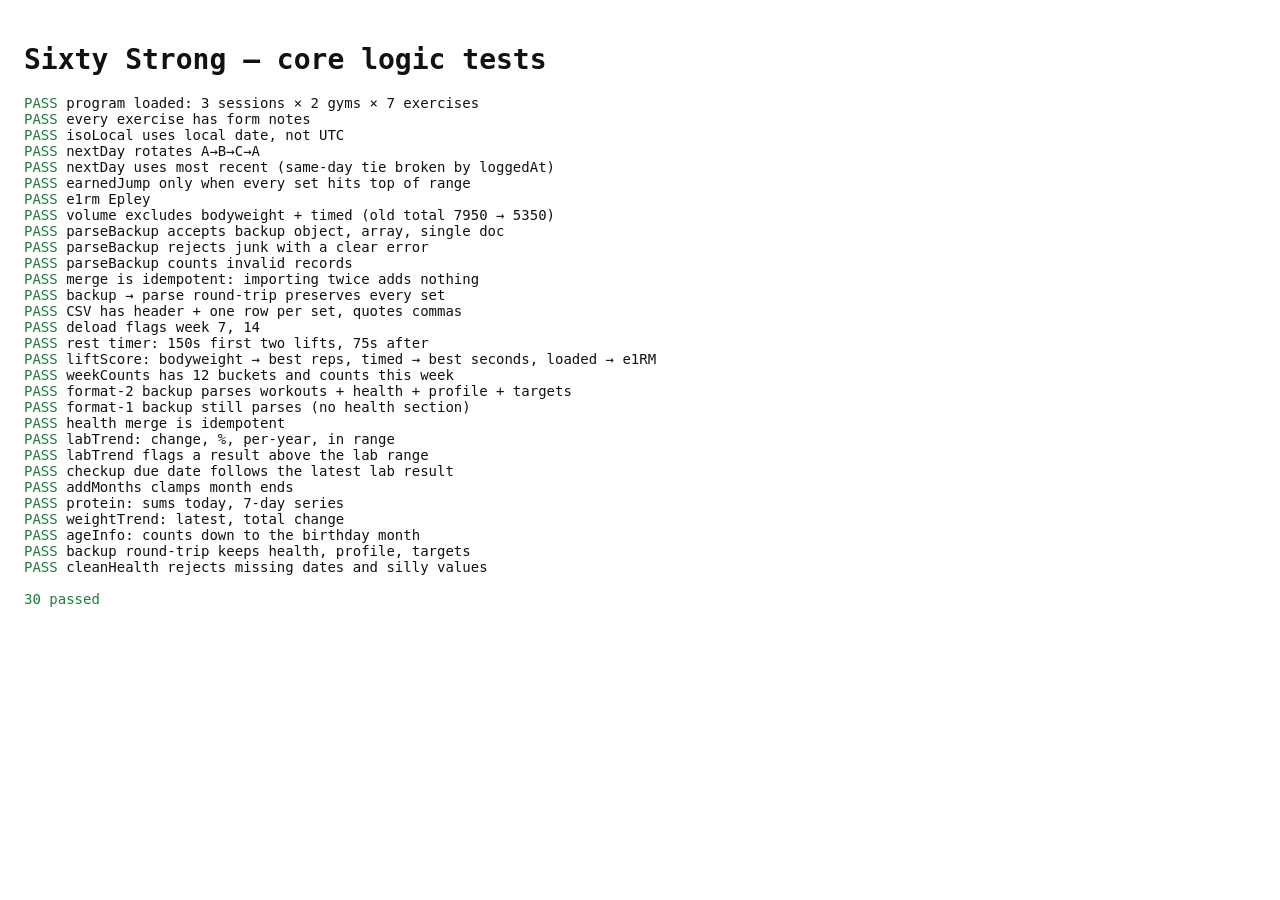
<file: tests/test.html>
<!doctype html>
<html lang="en"><head><meta charset="utf-8"><meta name="viewport" content="width=device-width,initial-scale=1">
<title>Sixty Strong tests</title>
<style>body{font:14px ui-monospace,Menlo,monospace;padding:16px;background:#fff;color:#111}.p{color:#1a7f37}.f{color:#c0392b;font-weight:bold}</style>
</head><body>
<h1>Sixty Strong — core logic tests</h1>
<pre id="out"></pre>
<script src="../app/program.js"></script>
<script src="../app/core.js"></script>
<script>
const C = window.SSCore, out = document.getElementById("out");
let pass = 0, fail = 0;
function t(name, fn){
  try { const r = fn(); if (r === true){ pass++; out.innerHTML += '<span class="p">PASS</span> '+name+'\n'; }
        else { fail++; out.innerHTML += '<span class="f">FAIL</span> '+name+' → '+JSON.stringify(r)+'\n'; } }
  catch(e){ fail++; out.innerHTML += '<span class="f">FAIL</span> '+name+' threw '+e.message+'\n'; }
}
const W = (id, date, day, ex, extra)=>Object.assign({id, date, day, gym:"office", dayName:"x", notes:"", loggedAt:date+"T18:00:00Z", exercises:ex}, extra||{});
const squat = sets=>({name:"Barbell Back Squat", sets:sets.map((s,i)=>({set:i+1, weight:s[0], reps:s[1]}))});

// Synthetic fixture shaped exactly like the claude.ai export (real data stays in the git-ignored backups/).
// Pull-up and dip carry a bodyweight typed into the weight box, as happened in the original app.
const exported = [
  {"date":"2026-01-05","day":"A","dayName":"Full Body · Press","exercises":[{"name":"Barbell Back Squat","sets":[{"reps":8,"set":1,"weight":100}]}],"gym":"office","id":"fixture-1","loggedAt":"2026-01-05T18:00:00.000Z","notes":"","volume":800},
  {"date":"2026-01-05","day":"A","dayName":"Full Body · Press","exercises":[
    {"name":"Barbell Back Squat","sets":[{"reps":8,"set":1,"weight":100},{"reps":8,"set":2,"weight":100},{"reps":8,"set":3,"weight":100}]},
    {"name":"Barbell Bench Press","sets":[{"reps":8,"set":1,"weight":80},{"reps":8,"set":2,"weight":80},{"reps":5,"set":3,"weight":80},{"reps":5,"set":4,"weight":80}]},
    {"name":"Pull-Up","sets":[{"reps":2,"set":1,"weight":200},{"reps":1,"set":2,"weight":200}]},
    {"name":"DB Romanian Deadlift","sets":[{"reps":6,"set":1,"weight":30},{"reps":6,"set":2,"weight":30},{"reps":6,"set":3,"weight":30}]},
    {"name":"DB Lateral Raise","sets":[{"reps":3,"set":1,"weight":20},{"reps":10,"set":2,"weight":15},{"reps":8,"set":3,"weight":15}]},
    {"name":"Dip","sets":[{"reps":10,"set":1,"weight":200}]},
    {"name":"Plank","sets":[{"reps":30,"set":1,"weight":0},{"reps":20,"set":2,"weight":0},{"reps":17,"set":3,"weight":0}]}],
   "gym":"office","id":"fixture-2","loggedAt":"2026-01-05T18:40:00.000Z","notes":"","volume":7950}
];

t("program loaded: 3 sessions × 2 gyms × 7 exercises", ()=>{ const P = SS_PROGRAM.P; return ["A","B","C"].every(d=>P[d].office.length===7 && P[d].pf.length===7) || P; });
t("every exercise has form notes", ()=>{ const miss=[]; for (const d of "ABC") for (const g of ["office","pf"]) for (const e of SS_PROGRAM.P[d][g]) if (!SS_PROGRAM.FORM[e.n]) miss.push(e.n); return miss.length===0 || miss; });
t("isoLocal uses local date, not UTC", ()=>{ const d = new Date(2026,8,28,23,30); return C.isoLocal(d)==="2026-09-28" || C.isoLocal(d); });
t("nextDay rotates A→B→C→A", ()=>C.nextDay([])==="A" && C.nextDay([W("1","2026-09-01","A",[])])==="B" && C.nextDay([W("1","2026-09-01","C",[])])==="A");
t("nextDay uses most recent (same-day tie broken by loggedAt)", ()=>{
  const h=[W("a","2026-09-28","A",[],{loggedAt:"2026-09-28T10:00:00Z"}), W("b","2026-09-28","B",[],{loggedAt:"2026-09-28T11:00:00Z"})];
  return C.nextDay(h)==="C" || C.nextDay(h); });
t("earnedJump only when every set hits top of range", ()=>{
  const ex = SS_PROGRAM.P.A.office[0];  // squat 3 × 8-10
  const hit = {e:{sets:[{reps:10},{reps:10},{reps:10}]}}, miss = {e:{sets:[{reps:10},{reps:9},{reps:10}]}}, short = {e:{sets:[{reps:10},{reps:10}]}};
  return C.earnedJump(ex,hit) && !C.earnedJump(ex,miss) && !C.earnedJump(ex,short) && !C.earnedJump(ex,null); });
t("e1rm Epley", ()=>C.e1rm(100,10)===133 && C.e1rm(0,5)===0 && C.e1rm(100,0)===0);
t("volume excludes bodyweight + timed (old total 7950 → 5350)", ()=>{
  const v = C.sessionVolume(exported[1]); return v===5350 || v; });
t("parseBackup accepts backup object, array, single doc", ()=>{
  const a = C.parseBackup(JSON.stringify({app:"sixty-strong",workouts:exported})).workouts.length;
  const b = C.parseBackup(JSON.stringify(exported)).workouts.length;
  const c = C.parseBackup(JSON.stringify(exported[0])).workouts.length;
  return (a===2 && b===2 && c===1) || [a,b,c]; });
t("parseBackup rejects junk with a clear error", ()=>{ try { C.parseBackup("not json"); return "no throw"; } catch(e){ return /valid JSON/.test(e.message); } });
t("parseBackup counts invalid records", ()=>{ const r = C.parseBackup(JSON.stringify([exported[0], {id:"x"}])); return (r.workouts.length===1 && r.rejected===1) || r; });
t("merge is idempotent: importing twice adds nothing", ()=>{
  const once = C.mergeWorkouts([], C.parseBackup(JSON.stringify(exported)).workouts);
  const twice = C.mergeWorkouts(once.merged, C.parseBackup(JSON.stringify(exported)).workouts);
  return (once.added===2 && twice.added===0 && twice.skipped===2 && twice.merged.length===2) || [once.added, twice.added]; });
t("backup → parse round-trip preserves every set", ()=>{
  const h = C.parseBackup(JSON.stringify(exported)).workouts;
  const back = C.parseBackup(JSON.stringify(C.toBackup(h))).workouts;
  const count = x=>x.reduce((a,w)=>a+w.exercises.reduce((b,e)=>b+e.sets.length,0),0);
  return (back.length===2 && count(back)===count(h) && count(h)===20) || [back.length, count(back), count(h)]; });
t("CSV has header + one row per set, quotes commas", ()=>{
  const h = C.parseBackup(JSON.stringify(exported)).workouts; h[0].notes = 'felt good, "strong"';
  const csv = C.toCSV(h).split("\n"); return (csv.length===21 && csv[0].startsWith("Date,Gym") && C.toCSV(h).includes('"felt good, ""strong"""')) || csv.length; });
t("deload flags week 7, 14", ()=>{
  const h=[W("a","2026-01-01","A",[])];
  const d6 = C.deloadInfo(h,new Date(2026,1,10)), d7 = C.deloadInfo(h,new Date(2026,1,12)), d14 = C.deloadInfo(h,new Date(2026,3,2));
  return (!d6.isDeload && d7.isDeload && d7.week===7 && d14.isDeload && d14.week===14) || [d6,d7,d14]; });
t("rest timer: 150s first two lifts, 75s after", ()=>C.restSeconds(0)===150 && C.restSeconds(1)===150 && C.restSeconds(2)===75);
t("liftScore: bodyweight → best reps, timed → best seconds, loaded → e1RM", ()=>{
  const w = C.cleanWorkout(exported[1]);
  return (C.liftScore("Pull-Up",w)===2 && C.liftScore("Plank",w)===30 && C.liftScore("Barbell Back Squat",w)===127) || [C.liftScore("Pull-Up",w),C.liftScore("Plank",w),C.liftScore("Barbell Back Squat",w)]; });
t("weekCounts has 12 buckets and counts this week", ()=>{ const wk = C.weekCounts([W("a",C.isoLocal(),"A",[])]); return (wk.length===12 && wk[11]===1) || wk; });


// ── health (synthetic values) ──────────────────────────
const HX = [
  {id:"l1", type:"lab", date:"2025-06-01", marker:"TEST", value:3.0, unit:"u/L", refLow:0, refHigh:3.5},
  {id:"l2", type:"lab", date:"2026-05-01", marker:"TEST", value:2.7, unit:"u/L", refLow:0, refHigh:3.5},
  {id:"c1", type:"checkup", name:"Annual test", marker:"TEST", everyMonths:12},
  {id:"w1", type:"weight", date:"2026-08-01", lb:200},
  {id:"w2", type:"weight", date:"2026-09-20", lb:195.5},
  {id:"p1", type:"protein", date:"2026-09-28", grams:40},
  {id:"p2", type:"protein", date:"2026-09-28", grams:35},
  {id:"p3", type:"protein", date:"2026-09-27", grams:120},
  {id:"n1", type:"note", date:"2026-06-01", title:"Something to check", status:"open"}
];
t("format-2 backup parses workouts + health + profile + targets", ()=>{
  const txt = JSON.stringify({app:"sixty-strong", format:2, workouts:exported, health:HX.concat([{id:"bad", type:"lab"}]), profile:{name:"X", birthMonth:"1970-03"}, targets:{proteinDailyG:150}});
  const r = C.parseBackup(txt);
  return (r.workouts.length===2 && r.health.length===HX.length && r.rejected===1 && r.profile.birthMonth==="1970-03" && r.targets.proteinDailyG===150) || r; });
t("format-1 backup still parses (no health section)", ()=>{ const r = C.parseBackup(JSON.stringify({app:"sixty-strong", format:1, workouts:exported})); return (r.workouts.length===2 && r.health.length===0 && r.profile===null) || r; });
t("health merge is idempotent", ()=>{ const a = C.mergeById([], HX), b = C.mergeById(a.merged, HX); return (a.added===HX.length && b.added===0) || [a.added,b.added]; });
t("labTrend: change, %, per-year, in range", ()=>{
  const tr = C.labTrend(C.labSeries(HX,"TEST"));
  return (tr.latest.value===2.7 && tr.change===-0.3 && tr.pct===-10 && tr.months===11 && tr.inRange===true && Math.abs(tr.perYear+0.33)<0.02) || tr; });
t("labTrend flags a result above the lab range", ()=>{ const tr = C.labTrend([{id:"x",type:"lab",date:"2026-01-01",marker:"T",value:4.1,unit:"",refLow:0,refHigh:3.5}]); return tr.inRange===false || tr; });
t("checkup due date follows the latest lab result", ()=>{
  const c = HX.find(h=>h.type==="checkup");
  const ok = C.checkupStatus(c, HX, new Date(2026,8,28)), late = C.checkupStatus(c, HX, new Date(2027,5,1)), soon = C.checkupStatus(c, HX, new Date(2027,3,15));
  return (ok.due==="2027-05-01" && ok.state==="ok" && late.state==="overdue" && soon.state==="soon") || [ok,late,soon]; });
t("addMonths clamps month ends", ()=>C.addMonths("2026-01-31",1)==="2026-02-28" && C.addMonths("2025-06-24",12)==="2026-06-24");
t("protein: sums today, 7-day series", ()=>{
  const days = C.proteinDays(HX, 7, new Date(2026,8,28));
  return (C.proteinForDay(HX,"2026-09-28")===75 && days.length===7 && days[6].grams===75 && days[5].grams===120) || days; });
t("weightTrend: latest, total change", ()=>{ const w = C.weightTrend(HX, new Date(2026,8,28)); return (w.latest.lb===195.5 && w.total===-4.5 && w.daysSince===8) || w; });
t("ageInfo: counts down to the birthday month", ()=>{
  const a = C.ageInfo({birthMonth:"1970-03"}, new Date(2030,1,20)), b = C.ageInfo({birthMonth:"1970-03"}, new Date(2030,2,5));
  return (a.age===59 && a.nextAge===60 && a.monthsToNext===1 && b.age===60 && b.birthdayThisMonth) || [a,b]; });
t("backup round-trip keeps health, profile, targets", ()=>{
  const bk = C.toBackup(C.parseBackup(JSON.stringify(exported)).workouts, new Date(2026,0,1), {health:HX, profile:{name:"X"}, targets:{proteinDailyG:150}});
  const r = C.parseBackup(JSON.stringify(bk));
  return (bk.format===2 && r.health.length===HX.length && r.profile.name==="X" && r.targets.proteinDailyG===150 && r.workouts.length===2) || r; });
t("cleanHealth rejects missing dates and silly values", ()=>
  C.cleanHealth({id:"a",type:"weight",lb:190})===null && C.cleanHealth({id:"b",type:"weight",date:"2026-01-01",lb:5})===null &&
  C.cleanHealth({id:"c",type:"protein",date:"2026-01-01",grams:0})===null && !!C.cleanHealth({id:"d",type:"checkup",name:"Eye exam",everyMonths:24}));

out.innerHTML += '\n'+(fail ? '<span class="f">'+fail+' FAILED</span>, ' : '')+'<span class="p">'+pass+' passed</span>\n';
document.title = (fail ? "FAIL " : "PASS ") + pass + "/" + (pass+fail);
window.__testResult = {pass, fail};
</script>
</body></html>
</file>
<file: app/styles.css>
/* Sixty Strong — "Iron & Ember" design system (v1.1).
   Dark-first (gym lighting), full light theme via prefers-color-scheme.
   Layout and class names descend from the original artifact (source/artifact-original.html);
   the visual layer is new. Fonts: Barlow Condensed (display), Barlow (text), IBM Plex Mono (numbers). */

/* ── tokens ─────────────────────────────────────────── */
:root{
  --ground:#0A0C0F;
  --ground-2:#0F1216;
  --surface:#151A20;
  --surface-2:#1C222A;
  --surface-3:#242B35;
  --ink:#F3F5F8;
  --ink-2:#BAC3CE;
  --muted:#7E8995;
  --line:#2A323C;
  --line-soft:#1F262E;
  --accent:#FF6B1F;
  --accent-2:#FF9A3D;
  --accent-deep:#D2440E;
  --accent-ink:#1A0C03;
  --accent-soft:rgba(255,107,31,.13);
  --accent-glow:rgba(255,107,31,.38);
  --steel:#63B3ED;
  --steel-soft:rgba(99,179,237,.14);
  --up:#3DDC97;
  --up-soft:rgba(61,220,151,.14);
  --gold:#FFC857;
  --grad:linear-gradient(135deg,var(--accent-2) 0%,var(--accent) 45%,var(--accent-deep) 100%);
  --shadow:0 1px 0 rgba(255,255,255,.04) inset,0 10px 30px -18px rgba(0,0,0,.9);
  --shadow-lg:0 30px 60px -30px rgba(0,0,0,.95);
  --radius:16px;
  --radius-sm:11px;
  --ease:cubic-bezier(.2,.8,.2,1);
  color-scheme:dark;
}
@media (prefers-color-scheme: light){
  :root:not([data-theme="dark"]){
    --ground:#ECEEF1;
    --ground-2:#E3E6EA;
    --surface:#FFFFFF;
    --surface-2:#F3F5F7;
    --surface-3:#E8EBEF;
    --ink:#11151A;
    --ink-2:#46505C;
    --muted:#6F7A86;
    --line:#D3D9E0;
    --line-soft:#E2E6EB;
    --accent:#E8561A;
    --accent-2:#FF8A3D;
    --accent-deep:#C23D0B;
    --accent-ink:#FFFFFF;
    --accent-soft:rgba(232,86,26,.10);
    --accent-glow:rgba(232,86,26,.28);
    --steel:#2F74A8;
    --steel-soft:rgba(47,116,168,.11);
    --up:#16A06A;
    --up-soft:rgba(22,160,106,.12);
    --gold:#C98A00;
    --shadow:0 1px 2px rgba(17,21,26,.05),0 12px 28px -20px rgba(17,21,26,.35);
    --shadow-lg:0 30px 60px -30px rgba(17,21,26,.45);
    color-scheme:light;
  }
}

/* ── base ───────────────────────────────────────────── */
*{box-sizing:border-box}
[hidden]:not([hidden=until-found i]){display:none!important}
html{background:var(--ground)}
body{
  margin:0;min-height:100vh;min-height:100dvh;
  background:
    radial-gradient(120% 55% at 50% -12%,var(--accent-soft) 0%,transparent 60%),
    radial-gradient(90% 40% at 110% 30%,var(--steel-soft) 0%,transparent 55%),
    var(--ground);
  background-attachment:fixed;
  color:var(--ink);
  font-family:"Barlow",system-ui,-apple-system,"Segoe UI",sans-serif;
  font-size:15px;line-height:1.5;
  -webkit-text-size-adjust:100%;
  -webkit-font-smoothing:antialiased;
  -webkit-tap-highlight-color:transparent;
}
/* fine film grain — texture without an image request */
body::before{
  content:"";position:fixed;inset:0;pointer-events:none;z-index:0;opacity:.05;mix-blend-mode:overlay;
  background-image:url("data:image/svg+xml,%3Csvg xmlns='http://www.w3.org/2000/svg' width='160' height='160'%3E%3Cfilter id='n'%3E%3CfeTurbulence type='fractalNoise' baseFrequency='.9' numOctaves='2' stitchTiles='stitch'/%3E%3C/filter%3E%3Crect width='100%25' height='100%25' filter='url(%23n)'/%3E%3C/svg%3E");
}
.wrap{position:relative;z-index:1;max-width:620px;margin:0 auto;padding-inline:16px;padding-top:env(safe-area-inset-top);padding-bottom:150px}
h1,h2,h3,.cond{font-family:"Barlow Condensed","Arial Narrow","Helvetica Neue",system-ui,sans-serif;text-transform:uppercase;letter-spacing:.03em;text-wrap:balance}
.mono{font-family:"IBM Plex Mono",ui-monospace,SFMono-Regular,Menlo,monospace;font-variant-numeric:tabular-nums}
button{font:inherit;color:inherit;cursor:pointer;touch-action:manipulation}
input,textarea{font:inherit;color:inherit}
:focus-visible{outline:2px solid var(--accent);outline-offset:2px;border-radius:6px}
a{color:var(--steel)}

/* ── masthead ───────────────────────────────────────── */
.mast{padding-block:22px 16px;margin-bottom:14px;position:relative}
.mast-row{display:flex;align-items:center;justify-content:space-between;gap:12px;flex-wrap:wrap}
.mast h1{margin:0;font-size:34px;line-height:.95;font-weight:700;letter-spacing:.045em;display:flex;align-items:baseline;gap:9px}
.mast h1 .sixty{background:var(--grad);-webkit-background-clip:text;background-clip:text;color:transparent;filter:drop-shadow(0 6px 18px var(--accent-glow))}
.mast .tag{font-family:"Barlow Condensed",sans-serif;font-weight:600;font-size:11px;letter-spacing:.16em;text-transform:uppercase;color:var(--muted);
  border:1px solid var(--line);border-radius:999px;padding:4px 10px;background:color-mix(in srgb,var(--surface) 70%,transparent)}
.mast .date{font-size:12px;color:var(--muted);letter-spacing:.06em}
.nextpill{display:inline-flex;align-items:center;gap:6px;font-size:11.5px;letter-spacing:.1em;color:var(--muted);text-transform:uppercase;font-family:"Barlow Condensed",sans-serif;font-weight:600}
.nextpill b{color:var(--accent)}
.mast::after{content:"";position:absolute;left:0;right:0;bottom:0;height:1px;background:linear-gradient(90deg,transparent,var(--line) 20%,var(--line) 80%,transparent)}

/* ── tabs: segmented control with sliding thumb ─────── */
.tabs{--i:0;position:relative;display:grid;grid-template-columns:repeat(4,1fr);gap:0;background:var(--surface-2);border:1px solid var(--line-soft);border-radius:14px;padding:4px;margin-bottom:18px;box-shadow:var(--shadow)}
.tabs::before{content:"";position:absolute;top:4px;bottom:4px;left:4px;width:calc((100% - 8px)/4);border-radius:10px;background:var(--surface);
  box-shadow:0 0 0 1px var(--line),0 8px 20px -10px rgba(0,0,0,.6);transform:translateX(calc(100% * var(--i)));transition:transform .35s var(--ease)}
.tabs button{position:relative;z-index:1;border:0;background:transparent;padding:11px 2px;border-radius:10px;font-family:"Barlow Condensed",sans-serif;font-weight:700;font-size:14px;letter-spacing:.1em;text-transform:uppercase;color:var(--muted);transition:color .25s}
.tabs button[aria-selected="true"]{color:var(--ink)}

/* ── hero: today's session + ring ───────────────────── */
.hero{position:relative;overflow:hidden;display:grid;grid-template-columns:auto 1fr auto;gap:14px;align-items:center;
  padding:16px 16px 16px 14px;margin-bottom:16px;border-radius:var(--radius);
  background:
    radial-gradient(140% 120% at 0% 0%,var(--accent-soft),transparent 55%),
    linear-gradient(180deg,var(--surface),var(--surface-2));
  border:1px solid var(--line);box-shadow:var(--shadow-lg)}
.hero::after{content:"";position:absolute;inset:0;border-radius:inherit;pointer-events:none;
  background:linear-gradient(120deg,transparent 30%,rgba(255,255,255,.05) 50%,transparent 70%)}
.hero-letter{font-family:"Barlow Condensed",sans-serif;font-weight:700;font-size:74px;line-height:.8;letter-spacing:-.01em;
  background:var(--grad);-webkit-background-clip:text;background-clip:text;color:transparent;filter:drop-shadow(0 8px 24px var(--accent-glow));padding:0 2px}
.hero-k{display:block;font-family:"Barlow Condensed",sans-serif;font-weight:600;font-size:10.5px;letter-spacing:.2em;text-transform:uppercase;color:var(--muted)}
.hero-m{min-width:0}
.hero-m .hn{display:block;font-family:"Barlow Condensed",sans-serif;font-weight:700;font-size:22px;letter-spacing:.03em;text-transform:uppercase;line-height:1.05;margin-top:2px}
.hero-m .hf{display:block;font-size:12.5px;color:var(--ink-2);margin-top:3px}
.hero-chips{display:flex;flex-wrap:wrap;gap:6px;margin-top:9px}
.chip{font-family:"IBM Plex Mono",monospace;font-size:10.5px;letter-spacing:.02em;color:var(--ink-2);background:var(--surface-3);border:1px solid var(--line);border-radius:999px;padding:3px 8px;white-space:nowrap}
.chip.hot{color:var(--accent);border-color:color-mix(in srgb,var(--accent) 45%,var(--line));background:var(--accent-soft)}
.ring{position:relative;width:78px;height:78px;flex:none}
.ring svg{width:100%;height:100%;transform:rotate(-90deg)}
.ring .trk{stroke:var(--surface-3)}
.ring .val{stroke:url(#ringGrad);transition:stroke-dashoffset .6s var(--ease);filter:drop-shadow(0 0 6px var(--accent-glow))}
.ring.full .val{stroke:var(--up);filter:drop-shadow(0 0 8px rgba(61,220,151,.55))}
.ring .rt{position:absolute;inset:0;display:flex;flex-direction:column;align-items:center;justify-content:center;line-height:1}
.ring .rt b{font-family:"Barlow Condensed",sans-serif;font-weight:700;font-size:24px}
.ring .rt span{font-size:9.5px;letter-spacing:.14em;text-transform:uppercase;color:var(--muted);margin-top:3px;font-family:"Barlow Condensed",sans-serif;font-weight:600}

/* ── session controls ───────────────────────────────── */
.ctl{display:flex;flex-direction:column;gap:12px;margin-bottom:20px}
.ctl-group{display:flex;flex-direction:column;gap:7px}
.ctl-label{font-size:10.5px;letter-spacing:.2em;text-transform:uppercase;color:var(--muted);font-family:"Barlow Condensed",sans-serif;font-weight:600}
.seg{display:flex;gap:8px}
.seg button{flex:1;border:1px solid var(--line);background:var(--surface);border-radius:12px;padding:11px 6px;display:flex;flex-direction:column;align-items:center;gap:2px;
  transition:border-color .2s,background .2s,transform .12s,box-shadow .2s;box-shadow:var(--shadow)}
.seg button:active{transform:scale(.97)}
.seg button .k{font-family:"Barlow Condensed",sans-serif;font-weight:700;font-size:16px;letter-spacing:.06em;text-transform:uppercase}
.seg button .s{font-size:10.5px;color:var(--muted);letter-spacing:.03em}
.seg button[aria-pressed="true"]{border-color:var(--accent);background:linear-gradient(180deg,var(--accent-soft),transparent),var(--surface);box-shadow:0 0 0 1px var(--accent) inset,0 10px 26px -14px var(--accent-glow)}
.seg button[aria-pressed="true"] .k{color:var(--accent)}

/* ── exercise cards ─────────────────────────────────── */
.ex{position:relative;background:linear-gradient(180deg,var(--surface),color-mix(in srgb,var(--surface) 85%,var(--ground)));
  border:1px solid var(--line-soft);border-radius:var(--radius);padding:15px 14px 13px;margin-bottom:12px;box-shadow:var(--shadow);
  transition:border-color .3s,box-shadow .3s}
.ex::before{content:"";position:absolute;left:0;top:14px;bottom:14px;width:3px;border-radius:0 3px 3px 0;background:var(--line);transition:background .3s}
.ex.active::before{background:var(--grad)}
.ex.done{border-color:color-mix(in srgb,var(--up) 55%,var(--line))}
.ex.done::before{background:var(--up)}
.ex.done{box-shadow:0 0 0 1px color-mix(in srgb,var(--up) 25%,transparent) inset,0 14px 30px -22px rgba(61,220,151,.55)}
.ex-head{display:flex;gap:11px;align-items:flex-start}
.ex-num{flex:none;width:28px;height:28px;border-radius:9px;display:flex;align-items:center;justify-content:center;
  font-family:"IBM Plex Mono",monospace;font-size:11.5px;color:var(--muted);background:var(--surface-2);border:1px solid var(--line);font-variant-numeric:tabular-nums;transition:.3s}
.ex.done .ex-num{background:var(--up);border-color:var(--up);color:#06140D;font-weight:600}
.ex-name{flex:1;min-width:0}
.ex-name .n{display:block;font-family:"Barlow Condensed",sans-serif;font-weight:700;font-size:19px;letter-spacing:.03em;text-transform:uppercase;line-height:1.1}
.ex-name .cue{display:block;font-size:12.5px;color:var(--muted);margin-top:3px;line-height:1.38}
.ex-target{font-family:"IBM Plex Mono",monospace;font-size:12px;color:var(--steel);background:var(--steel-soft);border:1px solid color-mix(in srgb,var(--steel) 30%,transparent);padding:4px 8px;border-radius:8px;white-space:nowrap;font-variant-numeric:tabular-nums}
.ex-last{margin:11px 0 0;padding:8px 10px;background:var(--surface-2);border:1px solid var(--line-soft);border-radius:10px;font-size:12px;color:var(--ink-2);display:flex;flex-wrap:wrap;gap:4px 9px;align-items:center}
.ex-last .lbl{font-size:10px;letter-spacing:.16em;text-transform:uppercase;color:var(--muted);font-family:"Barlow Condensed",sans-serif;font-weight:600}
.ex-last .vals{font-family:"IBM Plex Mono",monospace;font-size:12px;font-variant-numeric:tabular-nums;color:var(--ink)}
.cue-up{display:inline-flex;align-items:center;gap:4px;background:var(--grad);color:var(--accent-ink);font-family:"Barlow Condensed",sans-serif;font-weight:700;font-size:11px;letter-spacing:.1em;text-transform:uppercase;padding:3px 8px;border-radius:6px;box-shadow:0 6px 16px -8px var(--accent-glow)}
.howbtn{margin-top:10px;border:1px solid var(--line);background:transparent;border-radius:8px;padding:6px 10px;font-family:"Barlow Condensed",sans-serif;font-weight:600;font-size:11.5px;letter-spacing:.12em;text-transform:uppercase;color:var(--ink-2);display:inline-flex;align-items:center;gap:6px}
.howbtn[aria-expanded="true"]{border-color:var(--steel);color:var(--steel);background:var(--steel-soft)}
.howbtn .cv{transition:transform .2s var(--ease)}
.howbtn[aria-expanded="true"] .cv{transform:rotate(180deg)}
.how{margin-top:10px;border-left:2px solid var(--steel);padding:2px 0 2px 12px;display:flex;flex-direction:column;gap:8px;animation:fadeUp .25s var(--ease)}
.how p{margin:0;font-size:13.5px;line-height:1.5;color:var(--ink-2)}
.how p b{font-family:"Barlow Condensed",sans-serif;font-weight:700;text-transform:uppercase;letter-spacing:.1em;font-size:11px;color:var(--muted);display:block;margin-bottom:1px}
.how p.miss b{color:var(--accent)}
.how a{display:inline-flex;align-items:center;gap:5px;color:var(--steel);font-family:"Barlow Condensed",sans-serif;font-weight:700;font-size:12.5px;letter-spacing:.1em;text-transform:uppercase;text-decoration:none;border-bottom:1px solid var(--steel-soft);align-self:flex-start;padding-bottom:1px}
.sets{display:flex;flex-direction:column;gap:8px;margin-top:12px}
.setrow{display:grid;grid-template-columns:24px 1fr 1fr 48px;gap:8px;align-items:center}
.setrow .sn{font-family:"IBM Plex Mono",monospace;font-size:12px;color:var(--muted);text-align:center}
.fld{position:relative;display:flex;align-items:center}
.fld input{width:100%;height:48px;background:var(--surface-2);border:1px solid var(--line);border-radius:11px;padding:0 34px 0 12px;font-family:"IBM Plex Mono",monospace;font-size:17px;font-weight:500;font-variant-numeric:tabular-nums;-moz-appearance:textfield;transition:border-color .15s,background .15s,box-shadow .15s}
.fld input::-webkit-outer-spin-button,.fld input::-webkit-inner-spin-button{-webkit-appearance:none;margin:0}
.fld input::placeholder{color:var(--muted);opacity:.75}
.fld input:focus{outline:none;border-color:var(--accent);background:var(--surface);box-shadow:0 0 0 3px var(--accent-soft)}
.fld .u{position:absolute;right:10px;font-size:10px;letter-spacing:.1em;color:var(--muted);text-transform:uppercase;pointer-events:none;font-family:"Barlow Condensed",sans-serif;font-weight:600}
.tick{border:1px solid var(--line);background:var(--surface-2);border-radius:11px;height:48px;display:flex;align-items:center;justify-content:center;color:var(--muted);transition:background .2s,border-color .2s,color .2s,transform .12s}
.tick:active{transform:scale(.92)}
.tick[aria-pressed="true"]{background:var(--up);border-color:var(--up);color:#06140D;box-shadow:0 8px 20px -10px rgba(61,220,151,.7);animation:pop .32s var(--ease)}
.tick svg{width:18px;height:18px}

/* ── notes + dock ───────────────────────────────────── */
.notes{width:100%;background:var(--surface);border:1px solid var(--line-soft);border-radius:var(--radius);padding:13px;font-family:inherit;font-size:15px;color:var(--ink);resize:vertical;min-height:70px;margin-top:4px;box-shadow:var(--shadow)}
.notes:focus{outline:none;border-color:var(--accent);box-shadow:0 0 0 3px var(--accent-soft)}
.sync{font-size:11.5px;color:var(--muted);text-align:center;padding:12px 0 0;letter-spacing:.03em}
.dock{position:fixed;left:0;right:0;bottom:0;z-index:20;
  background:color-mix(in srgb,var(--ground) 72%,transparent);-webkit-backdrop-filter:saturate(1.4) blur(18px);backdrop-filter:saturate(1.4) blur(18px);
  border-top:1px solid var(--line);padding:12px max(16px,env(safe-area-inset-right)) calc(12px + env(safe-area-inset-bottom)) max(16px,env(safe-area-inset-left))}
.dock-bar{position:absolute;left:0;top:-1px;height:2px;width:0;background:var(--grad);box-shadow:0 0 12px var(--accent-glow);transition:width .5s var(--ease)}
.dock-bar.full{background:var(--up);box-shadow:0 0 12px rgba(61,220,151,.6)}
.dock-in{max-width:620px;margin:0 auto;display:flex;gap:10px;align-items:center}
.dock .stat{flex:1;min-width:0}
.dock .stat .k{font-size:10px;letter-spacing:.16em;text-transform:uppercase;color:var(--muted);font-family:"Barlow Condensed",sans-serif;font-weight:600}
.dock .stat .v{font-family:"IBM Plex Mono",monospace;font-size:16px;font-weight:500;font-variant-numeric:tabular-nums;white-space:nowrap;overflow:hidden;text-overflow:ellipsis}
.btn{border:0;background:var(--grad);color:var(--accent-ink);border-radius:12px;padding:14px 20px;font-family:"Barlow Condensed",sans-serif;font-weight:700;font-size:15.5px;letter-spacing:.11em;text-transform:uppercase;
  box-shadow:0 12px 26px -12px var(--accent-glow),0 1px 0 rgba(255,255,255,.25) inset;transition:transform .12s,filter .2s,opacity .2s}
.btn:active{transform:scale(.97)}
.btn[disabled]{opacity:.35;cursor:default;box-shadow:none;filter:saturate(.6)}
.btn.ghost{background:transparent;border:1px solid var(--line);color:var(--ink-2);padding:11px 14px;font-size:13px;box-shadow:none}
.btn.sm{padding:10px 13px;font-size:12.5px;border-radius:10px}
.btn.danger{background:transparent;border:1px solid var(--accent);color:var(--accent);padding:9px 13px;font-size:12px;box-shadow:none}

/* rest timer */
.rest{display:none;align-items:center;gap:8px;border:1px solid color-mix(in srgb,var(--steel) 60%,transparent);background:var(--steel-soft);color:var(--steel);border-radius:12px;padding:9px 11px;font-family:"IBM Plex Mono",monospace;font-size:16px;font-weight:500;font-variant-numeric:tabular-nums;position:relative;overflow:hidden}
.rest.on{display:flex;animation:fadeUp .25s var(--ease)}
.rest .rf{position:absolute;left:0;bottom:0;height:2px;background:var(--steel);transition:width .25s linear}
.rest.over{border-color:var(--accent);background:var(--accent-soft);color:var(--accent);animation:pulse 1.2s ease-in-out infinite}
.rest .rl{font-family:"Barlow Condensed",sans-serif;font-weight:700;font-size:10px;letter-spacing:.16em;text-transform:uppercase}

/* ── banners ────────────────────────────────────────── */
.banner{display:flex;gap:10px;align-items:center;background:var(--surface);border:1px solid var(--line-soft);border-radius:14px;padding:12px 12px 12px 14px;margin-bottom:12px;font-size:13px;color:var(--ink-2);box-shadow:var(--shadow);position:relative;overflow:hidden;animation:fadeUp .3s var(--ease)}
.banner::before{content:"";position:absolute;left:0;top:0;bottom:0;width:3px;background:var(--steel)}
.banner.warn::before{background:var(--grad)}
.banner .bt{flex:1;min-width:0}
.banner .bt b{display:block;font-family:"Barlow Condensed",sans-serif;text-transform:uppercase;letter-spacing:.09em;font-size:13.5px;color:var(--ink);margin-bottom:1px}
.banner button{flex:none}

/* ── progress ───────────────────────────────────────── */
.panel{background:var(--surface);border:1px solid var(--line-soft);border-radius:var(--radius);padding:17px;margin-bottom:12px;box-shadow:var(--shadow)}
.panel h2{font-size:12.5px;letter-spacing:.18em;margin:0 0 14px;color:var(--muted);font-weight:600}
.kpis{display:grid;grid-template-columns:repeat(3,1fr);gap:10px;margin-bottom:12px}
.kpi{position:relative;overflow:hidden;background:linear-gradient(180deg,var(--surface),var(--surface-2));border:1px solid var(--line-soft);border-radius:var(--radius);padding:14px 12px 12px;box-shadow:var(--shadow)}
.kpi::after{content:"";position:absolute;right:-30px;top:-30px;width:80px;height:80px;border-radius:50%;background:radial-gradient(circle,var(--accent-soft),transparent 70%)}
.kpi .k{font-size:9.5px;letter-spacing:.16em;text-transform:uppercase;color:var(--muted);font-family:"Barlow Condensed",sans-serif;font-weight:600}
.kpi .v{font-family:"Barlow Condensed",sans-serif;font-weight:700;font-size:36px;line-height:1;margin-top:6px;font-variant-numeric:tabular-nums;background:linear-gradient(180deg,var(--ink),color-mix(in srgb,var(--ink) 60%,var(--muted)));-webkit-background-clip:text;background-clip:text;color:transparent}
.kpi .s{font-size:11px;color:var(--muted);margin-top:2px}
.weeks{display:flex;gap:5px;align-items:flex-end;height:64px}
.weeks div{flex:1;border-radius:5px 5px 2px 2px;background:var(--surface-3);position:relative;transition:height .6s var(--ease)}
.weeks div.h1{background:color-mix(in srgb,var(--accent) 35%,var(--surface-3))}
.weeks div.h2{background:color-mix(in srgb,var(--accent) 65%,var(--surface-3))}
.weeks div.h3{background:var(--grad);box-shadow:0 0 16px -2px var(--accent-glow)}
.weeks-ax{display:flex;justify-content:space-between;font-size:10.5px;color:var(--muted);margin-top:8px;letter-spacing:.05em}
.lift{display:grid;grid-template-columns:1fr auto 52px;grid-template-areas:"nm nm nm" "sp num dl";gap:6px 14px;align-items:center;padding:13px 0;border-top:1px solid var(--line-soft)}
.panel h2 + .lift{border-top:0}
.lift .nm{grid-area:nm;min-width:0;font-family:"Barlow Condensed",sans-serif;font-weight:700;font-size:16px;letter-spacing:.03em;text-transform:uppercase;line-height:1.15}
.lift .spark{grid-area:sp;width:100%;height:32px;display:block}
.lift .num{grid-area:num;font-family:"IBM Plex Mono",monospace;font-size:15px;font-weight:500;font-variant-numeric:tabular-nums;text-align:right;white-space:nowrap}
.lift .num small{display:block;font-size:10px;color:var(--muted);letter-spacing:.02em;font-weight:400}
.delta{grid-area:dl;font-family:"IBM Plex Mono",monospace;font-size:12px;text-align:right;align-self:center}
.delta.pos{color:var(--up)}
.delta.flat{color:var(--muted)}
.pr{display:inline-block;margin-left:6px;vertical-align:2px;font-family:"Barlow Condensed",sans-serif;font-weight:700;font-size:9.5px;letter-spacing:.12em;color:#241600;background:linear-gradient(135deg,#FFE08A,var(--gold));border-radius:4px;padding:1px 5px}
.empty{text-align:center;padding:30px 14px;color:var(--muted);font-size:13.5px}
.empty strong{display:block;font-family:"Barlow Condensed",sans-serif;text-transform:uppercase;letter-spacing:.09em;font-size:18px;color:var(--ink-2);margin-bottom:6px}
.log-row{display:flex;gap:10px;align-items:baseline;padding:11px 0;border-top:1px solid var(--line-soft);font-size:13px;cursor:pointer;border-radius:8px}
.panel h2 + .log-row{border-top:0}
.log-row:active{background:var(--surface-2)}
.log-row .d{font-family:"IBM Plex Mono",monospace;font-size:12px;color:var(--muted);min-width:54px}
.log-row .b{flex:1;min-width:0}
.log-row .b b{font-family:"Barlow Condensed",sans-serif;text-transform:uppercase;letter-spacing:.05em;font-size:15px}
.log-row .b span{color:var(--muted);font-size:12px}
.log-row .v{font-family:"IBM Plex Mono",monospace;font-size:12px;color:var(--ink-2)}
.log-detail{padding:4px 0 12px 64px;font-size:12.5px;color:var(--ink-2);display:flex;flex-direction:column;gap:3px;animation:fadeUp .25s var(--ease)}
.log-detail b{font-weight:600;color:var(--ink)}
.log-detail .acts{display:flex;gap:8px;margin-top:9px}
.data-actions{display:grid;grid-template-columns:1fr 1fr;gap:8px}
.data-actions .btn{width:100%}
.fine{font-size:12px;color:var(--muted);margin:12px 0 0;line-height:1.5}
.hidden-input{position:absolute;width:1px;height:1px;opacity:0;pointer-events:none}

/* ── plan ───────────────────────────────────────────── */
.rule{font-size:13.5px;color:var(--ink-2);padding:11px 0;border-top:1px solid var(--line-soft);display:flex;gap:12px}
.panel h2 + .rule{border-top:0}
.rule .rk{font-family:"Barlow Condensed",sans-serif;font-weight:700;text-transform:uppercase;letter-spacing:.07em;color:var(--ink);min-width:92px;font-size:13.5px;padding-top:1px}
.rule .rv{flex:1}
.planday{margin-bottom:14px}
.planday .ph{display:flex;align-items:baseline;gap:10px;margin-bottom:8px}
.planday .ph .a{font-family:"Barlow Condensed",sans-serif;font-weight:700;font-size:22px;line-height:1;background:var(--grad);-webkit-background-clip:text;background-clip:text;color:transparent}
.planday .ph .b{font-family:"Barlow Condensed",sans-serif;font-weight:700;font-size:15px;letter-spacing:.06em;text-transform:uppercase}
.planrow{display:flex;gap:10px;font-size:13.5px;padding:7px 0;border-top:1px solid var(--line-soft)}
.planrow .x{flex:1}
.planrow .y{font-family:"IBM Plex Mono",monospace;font-size:12px;color:var(--muted);white-space:nowrap}

/* ── health tab ─────────────────────────────────────── */
.hhero{position:relative;overflow:hidden;padding:16px;margin-bottom:12px;border-radius:var(--radius);border:1px solid var(--line);box-shadow:var(--shadow-lg);
  background:radial-gradient(120% 110% at 100% 0%,var(--up-soft),transparent 55%),radial-gradient(120% 120% at 0% 0%,var(--accent-soft),transparent 55%),linear-gradient(180deg,var(--surface),var(--surface-2))}
.hh-top{display:flex;justify-content:space-between;align-items:center;gap:12px}
.hh-age{display:flex;align-items:baseline;gap:6px;margin-top:2px}
.hh-age b{font-family:"Barlow Condensed",sans-serif;font-weight:700;font-size:64px;line-height:.85;background:var(--grad);-webkit-background-clip:text;background-clip:text;color:transparent;filter:drop-shadow(0 8px 22px var(--accent-glow))}
.hh-age span{font-family:"Barlow Condensed",sans-serif;font-weight:600;font-size:13px;letter-spacing:.14em;text-transform:uppercase;color:var(--muted)}
.hh-sub{font-size:13px;color:var(--ink-2);margin-top:6px}
.hh-rings{display:flex;gap:8px}
.mring{position:relative;width:70px;height:70px}
.mring svg{width:100%;height:100%}
.mring circle:last-child{transition:stroke-dashoffset .6s var(--ease)}
.mr-t{position:absolute;inset:0;display:flex;flex-direction:column;align-items:center;justify-content:center;line-height:1}
.mr-t b{font-family:"Barlow Condensed",sans-serif;font-weight:700;font-size:17px}
.mr-t span{font-size:8.5px;letter-spacing:.1em;text-transform:uppercase;color:var(--muted);margin-top:3px;font-family:"Barlow Condensed",sans-serif;font-weight:600;text-align:center}
.htiles{display:grid;grid-template-columns:repeat(3,1fr);gap:8px;margin-top:14px}
.htile{background:color-mix(in srgb,var(--surface) 80%,transparent);border:1px solid var(--line-soft);border-radius:12px;padding:10px 10px 9px;min-width:0}
.htile .k{font-size:9.5px;letter-spacing:.14em;text-transform:uppercase;color:var(--muted);font-family:"Barlow Condensed",sans-serif;font-weight:600}
.htile .v{font-family:"Barlow Condensed",sans-serif;font-weight:700;font-size:21px;line-height:1.1;margin-top:3px;white-space:nowrap;overflow:hidden;text-overflow:ellipsis}
.htile .v small{font-size:12px;color:var(--muted);font-weight:600}
.htile .s{font-size:10.5px;color:var(--muted);margin-top:1px;white-space:nowrap;overflow:hidden;text-overflow:ellipsis}
.htile.warn{border-color:color-mix(in srgb,var(--accent) 45%,var(--line))}
.htile.warn .s{color:var(--accent)}
.htile.ok .s{color:var(--up)}
.pbig{display:flex;align-items:baseline;flex-wrap:wrap;gap:4px 10px}
.pbig b{font-family:"Barlow Condensed",sans-serif;font-weight:700;font-size:44px;line-height:1}
.pbig span{font-family:"IBM Plex Mono",monospace;font-size:13px;color:var(--muted)}
.pbig em,.pbig .hpill{font-style:normal;margin-left:auto}
.pbig em{font-size:12px;color:var(--ink-2);font-family:"IBM Plex Mono",monospace}
.pbig em.hit{color:var(--up)}
.pbar{height:10px;border-radius:999px;background:var(--surface-3);overflow:hidden;margin:12px 0 12px}
.pbar i{display:block;height:100%;border-radius:inherit;background:var(--grad);box-shadow:0 0 14px var(--accent-glow);transition:width .6s var(--ease)}
.qchips{display:grid;grid-template-columns:repeat(4,1fr);gap:8px}
.qchip{height:46px;border-radius:11px;border:1px solid color-mix(in srgb,var(--accent) 40%,var(--line));background:var(--accent-soft);color:var(--accent);font-family:"Barlow Condensed",sans-serif;font-weight:700;font-size:16px;letter-spacing:.04em;transition:transform .12s}
.qchip:active{transform:scale(.95)}
.qchip.ghost{background:transparent;border-color:var(--line);color:var(--ink-2)}
.plist{display:flex;flex-wrap:wrap;gap:6px;margin-top:10px}
.pent{display:inline-flex;align-items:center;gap:6px;font-family:"IBM Plex Mono",monospace;font-size:12px;background:var(--surface-2);border:1px solid var(--line-soft);border-radius:999px;padding:4px 6px 4px 10px;color:var(--ink-2)}
.pent button{border:0;background:var(--surface-3);color:var(--muted);width:22px;height:22px;border-radius:50%;font-size:11px;line-height:22px;padding:0}
.hchart{display:block;width:100%;height:auto;margin-top:10px;overflow:visible}
.hchart .ht-lbl{font-family:"IBM Plex Mono",monospace;font-size:9.5px;fill:var(--muted)}
.hchart .ht-lbl.up{fill:var(--up)}
.hchart .ht-val{font-family:"IBM Plex Mono",monospace;font-size:11px;font-weight:600;fill:var(--ink)}
.hpill{display:inline-block;font-family:"Barlow Condensed",sans-serif;font-weight:700;font-size:11px;letter-spacing:.1em;text-transform:uppercase;padding:3px 8px;border-radius:6px;background:var(--surface-3);color:var(--ink-2);white-space:nowrap}
.hpill.ok{background:var(--up-soft);color:var(--up)}
.hpill.warn{background:var(--accent-soft);color:var(--accent)}
.lab-delta{font-size:12.5px;color:var(--muted);margin-top:6px}
.lab-delta .down{color:var(--up);font-family:"IBM Plex Mono",monospace;font-weight:600}
.lab-delta .up{color:var(--accent);font-family:"IBM Plex Mono",monospace;font-weight:600}
.hacts{display:flex;flex-wrap:wrap;gap:8px;margin-top:14px}
.hrow{display:flex;align-items:flex-start;gap:12px;padding:12px 0;border-top:1px solid var(--line-soft);cursor:pointer}
.panel h2 + .hrow,.sheet h3 + .hrow{border-top:0}
.hr-m{flex:1;min-width:0}
.hr-m b{display:block;font-family:"Barlow Condensed",sans-serif;font-weight:700;font-size:16px;letter-spacing:.03em;text-transform:uppercase}
.hr-m span{display:block;font-size:12.5px;color:var(--muted);margin-top:2px}
.hr-m span b{display:inline;font-family:inherit;font-size:inherit;text-transform:none;letter-spacing:0;color:var(--ink)}
.hr-m em{display:block;font-style:normal;font-size:13px;color:var(--ink-2);margin-top:5px;line-height:1.45}
.hrow.note.resolved .hr-m{opacity:.6}
.hrules{margin:6px 0 0;padding-left:18px;color:var(--ink-2);font-size:13px;line-height:1.55}
.hrules li{margin:3px 0}
.panel.slim{padding:13px 14px}
.slim-row{display:flex;align-items:center;gap:12px}
.slim-row div{flex:1;min-width:0}
.slim-row b{display:block;font-family:"Barlow Condensed",sans-serif;font-weight:700;font-size:15px;letter-spacing:.06em;text-transform:uppercase}
.slim-row span{font-size:12px;color:var(--muted)}
.hfoot{text-align:center;margin:18px 8px 0}

/* bottom sheet (forms) */
.sheet-ov{position:fixed;inset:0;z-index:70;display:flex;align-items:flex-end;justify-content:center;background:color-mix(in srgb,var(--ground) 55%,transparent);-webkit-backdrop-filter:blur(8px);backdrop-filter:blur(8px);animation:fadeIn .2s ease-out}
.sheet{width:100%;max-width:620px;max-height:88vh;overflow:auto;background:var(--surface);border:1px solid var(--line);border-bottom:0;border-radius:22px 22px 0 0;padding:10px 18px calc(18px + env(safe-area-inset-bottom));box-shadow:var(--shadow-lg);animation:sheetUp .32s var(--ease);display:flex;flex-wrap:wrap;gap:10px 12px}
.sheet-grab{width:44px;height:5px;border-radius:3px;background:var(--line);margin:2px auto 6px;flex-basis:100%;max-width:44px}
.sheet h3{flex-basis:100%;margin:0 0 4px;font-size:20px;letter-spacing:.05em}
.sheet .hrow{flex-basis:100%}
.sf{flex-basis:100%;display:flex;flex-direction:column;gap:5px}
.sf.half{flex-basis:calc(50% - 6px)}
.sf span{font-size:10.5px;letter-spacing:.16em;text-transform:uppercase;color:var(--muted);font-family:"Barlow Condensed",sans-serif;font-weight:600}
.sf em{font-style:normal;font-size:11.5px;color:var(--muted)}
.sf input,.sf select,.sf textarea{width:100%;min-height:48px;background:var(--surface-2);border:1px solid var(--line);border-radius:11px;padding:11px 12px;font-size:16px;color:var(--ink);font-family:inherit}
.sf input[type=number]{font-family:"IBM Plex Mono",monospace}
.sf textarea{resize:vertical;min-height:84px}
.sf input:focus,.sf select:focus,.sf textarea:focus{outline:none;border-color:var(--accent);box-shadow:0 0 0 3px var(--accent-soft)}
.sheet-acts{flex-basis:100%;display:flex;gap:8px;justify-content:flex-end;margin-top:6px}
.sheet-acts .btn{min-width:96px}
.sheet-acts .danger{margin-right:auto}
@keyframes sheetUp{from{transform:translateY(40px);opacity:0}to{transform:none;opacity:1}}

/* ── toast + celebration ────────────────────────────── */
.toast{position:fixed;left:50%;transform:translateX(-50%);bottom:calc(104px + env(safe-area-inset-bottom));background:var(--ink);color:var(--ground);padding:11px 18px;border-radius:12px;font-family:"Barlow Condensed",sans-serif;font-weight:700;letter-spacing:.09em;text-transform:uppercase;font-size:13.5px;z-index:40;box-shadow:var(--shadow-lg);max-width:calc(100% - 32px);text-align:center}
.celebrate{position:fixed;inset:0;z-index:60;display:flex;align-items:center;justify-content:center;padding:24px;
  background:color-mix(in srgb,var(--ground) 70%,transparent);-webkit-backdrop-filter:blur(14px);backdrop-filter:blur(14px);animation:fadeIn .25s ease-out}
.celebrate .card{position:relative;width:100%;max-width:360px;text-align:center;padding:30px 22px 22px;border-radius:24px;border:1px solid var(--line);
  background:radial-gradient(120% 90% at 50% 0%,var(--accent-soft),transparent 65%),var(--surface);box-shadow:var(--shadow-lg);animation:rise .45s var(--ease)}
.celebrate .badge{width:84px;height:84px;margin:0 auto 14px;border-radius:50%;display:flex;align-items:center;justify-content:center;background:var(--grad);box-shadow:0 18px 40px -14px var(--accent-glow),0 0 0 8px var(--accent-soft)}
.celebrate .badge svg{width:40px;height:40px;stroke:var(--accent-ink);stroke-dasharray:40;stroke-dashoffset:40;animation:draw .5s .2s var(--ease) forwards}
.celebrate h2{margin:0;font-size:30px;letter-spacing:.06em;line-height:1}
.celebrate .sub{color:var(--muted);font-size:13px;margin-top:6px}
.celebrate .stats{display:grid;grid-template-columns:repeat(3,1fr);gap:8px;margin:20px 0 18px}
.celebrate .stats div{background:var(--surface-2);border:1px solid var(--line-soft);border-radius:12px;padding:10px 4px}
.celebrate .stats b{display:block;font-family:"Barlow Condensed",sans-serif;font-size:24px;line-height:1.05}
.celebrate .stats span{font-size:9.5px;letter-spacing:.14em;text-transform:uppercase;color:var(--muted);font-family:"Barlow Condensed",sans-serif;font-weight:600}
.celebrate .prs{font-size:13px;color:var(--ink-2);margin:-4px 0 16px;line-height:1.6}
.celebrate .prs .pr{margin:0 6px 0 0}
.celebrate .btn{width:100%}
.spark-burst{position:absolute;left:50%;top:72px;width:0;height:0;pointer-events:none}
.spark-burst i{position:absolute;width:6px;height:6px;border-radius:2px;background:var(--accent);opacity:0;animation:burst .9s var(--ease) forwards}

/* ── motion ─────────────────────────────────────────── */
@keyframes fadeUp{from{opacity:0;transform:translateY(6px)}to{opacity:1;transform:none}}
@keyframes fadeIn{from{opacity:0}to{opacity:1}}
@keyframes rise{from{opacity:0;transform:translateY(18px) scale(.96)}to{opacity:1;transform:none}}
@keyframes pop{0%{transform:scale(.85)}60%{transform:scale(1.08)}100%{transform:scale(1)}}
@keyframes pulse{0%,100%{box-shadow:0 0 0 0 var(--accent-glow)}50%{box-shadow:0 0 0 6px transparent}}
@keyframes draw{to{stroke-dashoffset:0}}
@keyframes burst{0%{opacity:1;transform:translate(0,0) rotate(0)}100%{opacity:0;transform:translate(var(--x),var(--y)) rotate(var(--r))}}
@media (prefers-reduced-motion:reduce){
  *,*::before,*::after{animation-duration:.01ms!important;animation-iteration-count:1!important;transition-duration:.01ms!important}
}

/* ── small phones ───────────────────────────────────── */
@media (max-width:380px){
  .tabs button{font-size:12.5px;letter-spacing:.07em}
  .hh-age b{font-size:54px}
  .mring{width:60px;height:60px}
  .htile .v{font-size:18px}
  .mast h1{font-size:30px}
  .hero{gap:11px;padding:14px 12px}
  .hero-letter{font-size:60px}
  .hero-m .hn{font-size:19px}
  .ring{width:64px;height:64px}
  .ring .rt b{font-size:20px}
  .kpis{grid-template-columns:repeat(3,1fr);gap:8px}
  .kpi{padding:12px 9px 10px}
  .kpi .v{font-size:28px}
  .setrow{grid-template-columns:20px 1fr 1fr 46px;gap:7px}
}
</file>
